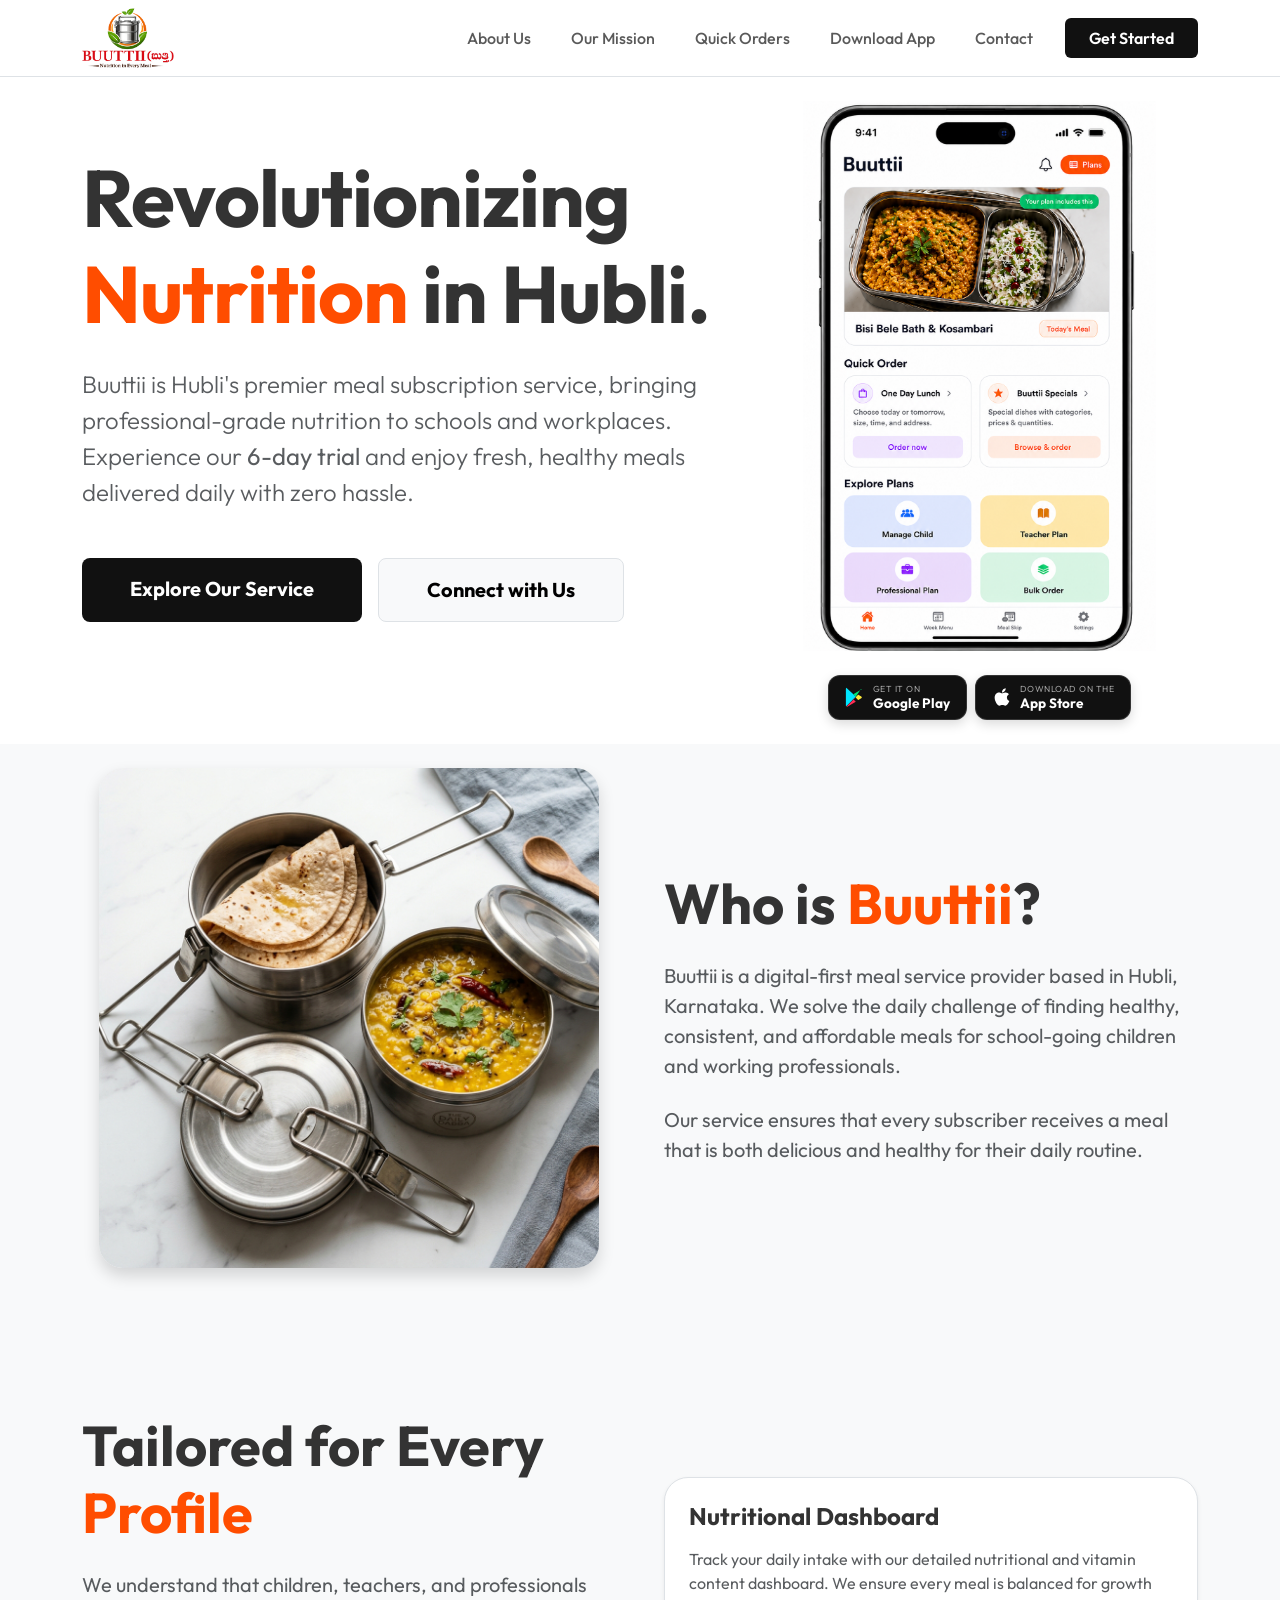
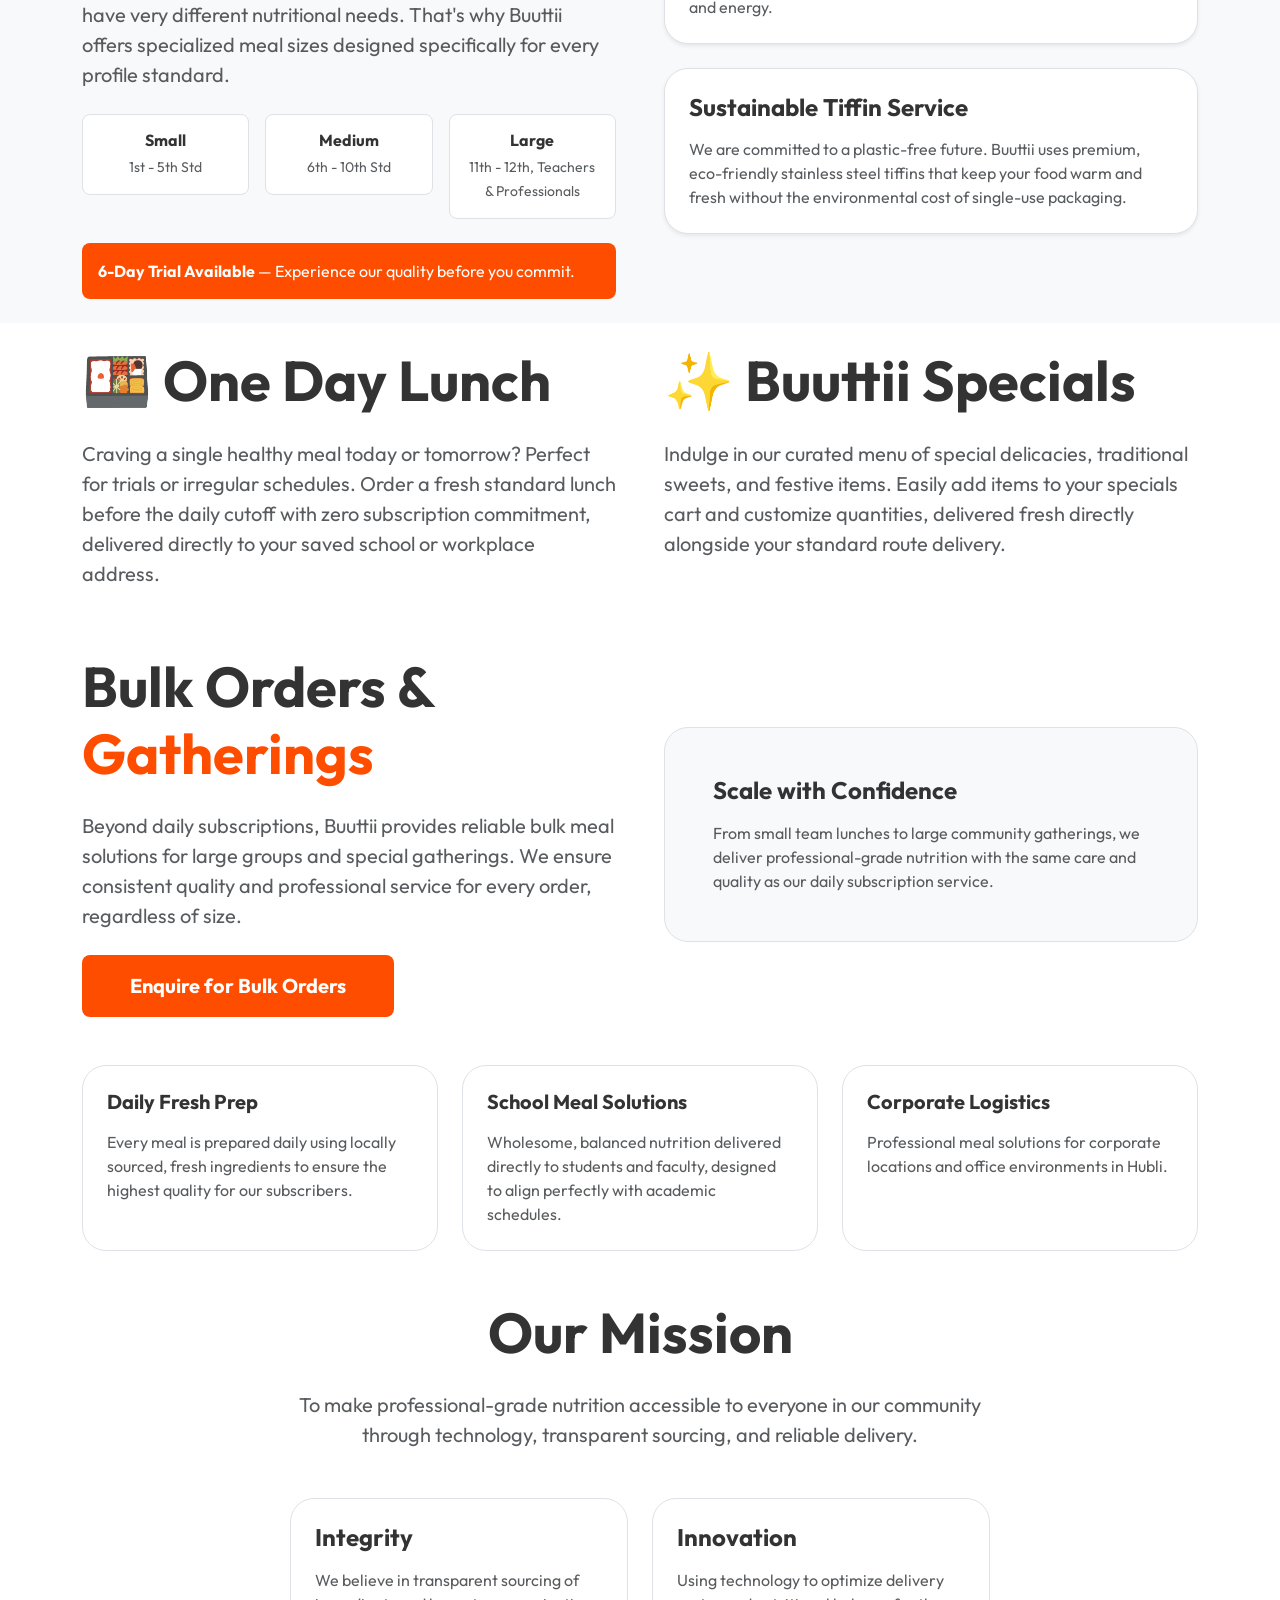
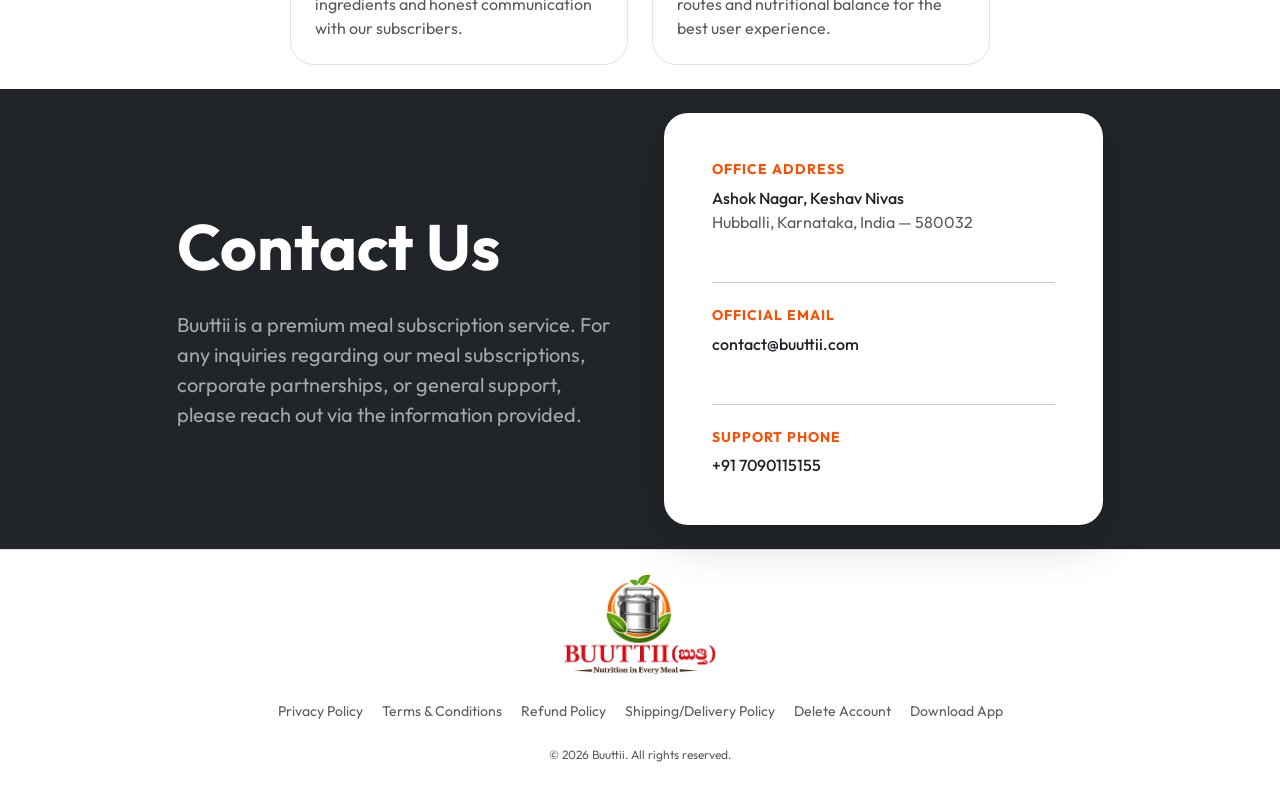
<file: index.html>
<!DOCTYPE html>
<html lang="en">

<head>
    <meta charset="UTF-8">
    <meta name="viewport" content="width=device-width, initial-scale=1.0">
    <title>Buuttii | Premium Meal Subscriptions</title>
    <!-- Bootstrap 5 CSS -->
    <link href="https://cdn.jsdelivr.net/npm/bootstrap@5.3.0/dist/css/bootstrap.min.css" rel="stylesheet">
    <!-- Google Fonts -->
    <link rel="preconnect" href="https://fonts.googleapis.com">
    <link rel="preconnect" href="https://fonts.gstatic.com" crossorigin>
    <link href="https://fonts.googleapis.com/css2?family=Outfit:wght@300;400;600;700&display=swap" rel="stylesheet">
    <link rel="stylesheet" href="style.css">
    <!-- Favicon -->
    <link rel="icon" type="image/png" href="image/logo.png">
</head>

<body>
    <!-- Navbar -->
    <nav class="navbar navbar-expand-lg navbar-light bg-white sticky-top border-bottom py-2">
        <div class="container">
            <a class="navbar-brand" href="index.html">
                <img src="image/logo.png" alt="Buuttii Logo" height="60">
            </a>
            <button class="navbar-toggler border-0" type="button" data-bs-toggle="collapse" data-bs-target="#navbarNav">
                <span class="navbar-toggler-icon"></span>
            </button>
            <div class="collapse navbar-collapse" id="navbarNav">
                <ul class="navbar-nav ms-auto align-items-center gap-lg-4">
                    <li class="nav-item"><a class="nav-link fw-medium" href="#about">About Us</a></li>
                    <li class="nav-item"><a class="nav-link fw-medium" href="#mission">Our Mission</a></li>
                    <li class="nav-item"><a class="nav-link fw-medium" href="#quick-orders">Quick Orders</a></li>
                    <li class="nav-item"><a class="nav-link fw-medium" href="#hero">Download App</a></li>
                    <li class="nav-item"><a class="nav-link fw-medium" href="#contact">Contact</a></li>
                    <li class="nav-item">
                        <a class="btn btn-dark px-4 py-2 fw-semibold" href="#contact">Get Started</a>
                    </li>
                </ul>
            </div>
        </div>
    </nav>

    <!-- Hero Section -->
    <header id="hero" class="hero-section py-5 py-lg-10">
        <div class="container">
            <div class="row align-items-center g-5 text-center text-lg-start">
                <div class="col-lg-7">
                    <h1 class="display-1 fw-bold mb-4 ls-neg-1">Revolutionizing <span
                            class="text-orange">Nutrition</span> in Hubli.</h1>
                    <p class="lead text-muted mb-5 fs-4">
                        Buuttii is Hubli's premier meal subscription service, bringing professional-grade nutrition to
                        schools and workplaces. Experience our <strong>6-day trial</strong> and enjoy fresh, healthy
                        meals delivered daily with zero hassle.
                    </p>
                    <div class="d-flex flex-wrap gap-3 mb-5 justify-content-center justify-content-lg-start">
                        <a href="#about" class="btn btn-dark btn-lg px-5 py-3 fw-bold">Explore Our Service</a>
                        <a href="#contact" class="btn btn-light btn-lg px-5 py-3 fw-bold border">Connect with Us</a>
                    </div>
                </div>
                <div class="col-lg-5">
                    <div class="text-center">
                        <img src="image/app-mockup.png" alt="Buuttii Mobile App"
                            class="img-fluid app-mockup-img" style="max-height: 550px;">
                    </div>
                    <!-- App Download Links below App Image -->
                    <div class="mt-4 text-center">
                        <div class="d-flex flex-wrap justify-content-center gap-2">
                            <!-- Play Store Badge -->
                            <a href="https://play.google.com/store/apps/details?id=com.buuttii.app" target="_blank" class="app-badge-btn px-3 py-2">
                                <svg class="me-2" viewBox="0 0 512 512" width="20" height="20" xmlns="http://www.w3.org/2000/svg">
                                    <path fill="#00e5ff" d="M30 25.5c-4.4 4.5-7 11.6-7 20.3v420.3c0 8.7 2.6 15.8 7 20.3l3.5 3.5 242-242v-7.3L33.5 22L30 25.5z"/>
                                    <path fill="#ffeb3b" d="M336.5 332.1l-64-64v-7.3l64-64 3.5 2 75.6 43c21.6 12.3 21.6 32.3 0 44.6l-75.1 45.7z"/>
                                    <path fill="#ff2d55" d="M276 264.4l-242.5 242.5c7.2 2.3 16 1 25.1-4.2l217.4-124.3-64-64z"/>
                                    <path fill="#00e676" d="M276 247.6l-64-64 217.4-124.3c-9.1-5.2-17.9-6.5-25.1-4.2L276 247.6z"/>
                                </svg>
                                <div class="badge-text text-start">
                                    <small class="d-block text-uppercase text-muted-white" style="font-size: 0.55rem; letter-spacing: 0.5px;">Get it on</small>
                                    <span class="d-block fw-bold text-white" style="font-size: 0.85rem;">Google Play</span>
                                </div>
                            </a>
                            <!-- App Store Badge -->
                            <a href="https://apps.apple.com/us/app/buuttii/id6780753777" target="_blank" class="app-badge-btn px-3 py-2">
                                <svg class="me-2" viewBox="0 0 384 512" width="20" height="20" fill="#fff" xmlns="http://www.w3.org/2000/svg">
                                    <path d="M318.7 268.7c-.2-36.7 16.4-64.4 50-84.8-18.8-26.9-47.2-41.7-84.7-44.6-35.5-2.8-74.3 20.7-88.5 20.7-15 0-49.4-19.7-76.4-19.7C63.3 141.2 4 184.8 4 273.5q0 39.3 14.4 81.2c12.8 36.7 59 126.7 107.2 125.2 25.2-.6 43-17.9 75.8-17.9 31.8 0 48.3 17.9 76.4 17.9 48.6-.7 90.4-82.5 102.6-119.3-65.2-30.7-61.7-90-61.7-91.9zm-56.6-164.2c27.3-32.4 24.8-61.9 24-72.5-24.1 1.4-52 16.4-67.9 34.9-17.5 19.8-27.8 47.5-24.4 76.5 26.9 2.4 51.2-16 68.3-38.9z"/>
                                </svg>
                                <div class="badge-text text-start">
                                    <small class="d-block text-uppercase text-muted-white" style="font-size: 0.55rem; letter-spacing: 0.5px;">Download on the</small>
                                    <span class="d-block fw-bold text-white" style="font-size: 0.85rem;">App Store</span>
                                </div>
                            </a>
                        </div>
                    </div>
                </div>
            </div>
        </div>
    </header>

    <!-- About Section -->
    <section id="about" class="py-5 py-lg-10 bg-light">
        <div class="container">
            <!-- Who is Buuttii -->
            <div class="row align-items-center g-5 mb-5 pb-lg-4">
                <div class="col-lg-6 order-2 order-lg-1 text-center">
                    <img src="image/hero-tiffin.png" alt="Buuttii Fresh Tiffin Delivery" class="img-fluid rounded-4 shadow max-width-500 mx-auto d-block">
                </div>
                <div class="col-lg-6 order-1 order-lg-2">
                    <h2 class="display-4 fw-bold mb-4">Who is <span class="text-orange">Buuttii</span>?</h2>
                    <p class="text-muted fs-5 mb-4">
                        Buuttii is a digital-first meal service provider based in Hubli, Karnataka. We solve the daily
                        challenge of finding healthy, consistent, and affordable meals for school-going children and
                        working professionals.
                    </p>
                    <p class="text-muted fs-5 mb-0">
                        Our service ensures that every subscriber receives a meal that is both delicious and healthy for
                        their daily routine.
                    </p>
                </div>
            </div>

            <!-- Tailored Meals -->
            <div class="row align-items-center g-5 mt-5 pt-lg-4">
                <div class="col-lg-6">
                    <h2 class="display-4 fw-bold mb-4">Tailored for Every <span class="text-orange">Profile</span></h2>
                    <p class="text-muted fs-5 mb-4">
                        We understand that children, teachers, and professionals have very different nutritional needs. That's
                        why Buuttii offers specialized meal sizes designed specifically for every profile standard.
                    </p>
                    <div class="row g-3 mb-4">
                        <div class="col-sm-4">
                            <div class="p-3 bg-white border rounded-3 text-center">
                                <h6 class="fw-bold mb-1">Small</h6>
                                <small class="text-muted">1st - 5th Std</small>
                            </div>
                        </div>
                        <div class="col-sm-4">
                            <div class="p-3 bg-white border rounded-3 text-center">
                                <h6 class="fw-bold mb-1">Medium</h6>
                                <small class="text-muted">6th - 10th Std</small>
                            </div>
                        </div>
                        <div class="col-sm-4">
                            <div class="p-3 bg-white border rounded-3 text-center">
                                <h6 class="fw-bold mb-1">Large</h6>
                                <small class="text-muted">11th - 12th, Teachers & Professionals</small>
                            </div>
                        </div>
                    </div>
                    <div class="p-3 bg-orange text-white rounded-3">
                        <span class="fw-bold">6-Day Trial Available</span> — Experience our quality before you commit.
                    </div>
                </div>
                <div class="col-lg-6">
                    <div class="p-4 bg-white border rounded-4 shadow-sm mb-4">
                        <h4 class="fw-bold mb-3">Nutritional Dashboard</h4>
                        <p class="text-muted mb-0">Track your daily intake with our detailed nutritional and
                            vitamin content dashboard. We ensure every meal is balanced for growth and energy.</p>
                    </div>
                    <div class="p-4 bg-white border rounded-4 shadow-sm">
                        <h4 class="fw-bold mb-3">Sustainable Tiffin Service</h4>
                        <p class="text-muted mb-0">We are committed to a plastic-free future. Buuttii uses premium,
                            eco-friendly stainless steel tiffins that keep your food warm and fresh without the
                            environmental cost of single-use packaging.</p>
                    </div>
                </div>
            </div>
        </div>
    </section>

    <!-- Quick Orders Section -->
    <section id="quick-orders" class="py-5 bg-white">
        <div class="container">
            <div class="row g-5">
                <!-- One Day Lunch -->
                <div class="col-md-6">
                    <h2 class="display-4 fw-bold mb-4">🍱 One Day Lunch</h2>
                    <p class="text-muted fs-5">
                        Craving a single healthy meal today or tomorrow? Perfect for trials or irregular schedules. Order a fresh standard lunch before the daily cutoff with zero subscription commitment, delivered directly to your saved school or workplace address.
                    </p>
                </div>
                <!-- Buuttii Specials -->
                <div class="col-md-6">
                    <h2 class="display-4 fw-bold mb-4">✨ Buuttii Specials</h2>
                    <p class="text-muted fs-5">
                        Indulge in our curated menu of special delicacies, traditional sweets, and festive items. Easily add items to your specials cart and customize quantities, delivered fresh directly alongside your standard route delivery.
                    </p>
                </div>
            </div>
        </div>
    </section>

    <!-- Bulk Orders Section -->
    <section class="py-5 bg-white">
        <div class="container">
            <div class="row align-items-center g-5">
                <div class="col-lg-6">
                    <h2 class="display-4 fw-bold mb-4">Bulk Orders & <span class="text-orange">Gatherings</span></h2>
                    <p class="text-muted fs-5 mb-4">
                        Beyond daily subscriptions, Buuttii provides reliable bulk meal solutions for large groups and special gatherings. We ensure consistent quality and professional service for every order, regardless of size.
                    </p>
                    <a href="#contact" class="btn btn-orange btn-lg px-5 py-3 fw-bold rounded-3">Enquire for Bulk Orders</a>
                </div>
                <div class="col-lg-6">
                    <div class="p-4 p-lg-5 bg-light border rounded-4">
                        <h4 class="fw-bold mb-3">Scale with Confidence</h4>
                        <p class="text-muted mb-0">From small team lunches to large community gatherings, we deliver professional-grade nutrition with the same care and quality as our daily subscription service.</p>
                    </div>
                </div>
            </div>
        </div>
    </section>

    <!-- Features Section -->
    <section class="py-5 bg-white">
        <div class="container">
            <div class="row g-4">
                <div class="col-md-4">
                    <div class="p-4 border rounded-4 h-100">
                        <h5 class="fw-bold mb-3">Daily Fresh Prep</h5>
                        <p class="text-muted mb-0">Every meal is prepared daily using locally sourced, fresh ingredients
                            to ensure the highest quality for our subscribers.</p>
                    </div>
                </div>
                <div class="col-md-4">
                    <div class="p-4 border rounded-4 h-100">
                        <h5 class="fw-bold mb-3">School Meal Solutions</h5>
                        <p class="text-muted mb-0">Wholesome, balanced nutrition delivered directly to students and faculty, designed to align perfectly with academic schedules.</p>
                    </div>
                </div>
                <div class="col-md-4">
                    <div class="p-4 border rounded-4 h-100">
                        <h5 class="fw-bold mb-3">Corporate Logistics</h5>
                        <p class="text-muted mb-0">Professional meal solutions for corporate locations and office
                            environments in Hubli.</p>
                    </div>
                </div>
            </div>
        </div>
    </section>

    <!-- Mission Section -->
    <section id="mission" class="py-5 py-lg-10 bg-white">
        <div class="container text-center">
            <div class="max-width-700 mx-auto">
                <h2 class="display-4 fw-bold mb-4">Our Mission</h2>
                <p class="text-muted fs-5 mb-5">
                    To make professional-grade nutrition accessible to everyone in our community through technology,
                    transparent sourcing, and reliable delivery.
                </p>
                <div class="row g-4 text-start">
                    <div class="col-md-6">
                        <div class="p-4 border rounded-4">
                            <h4 class="fw-bold mb-3">Integrity</h4>
                            <p class="text-muted mb-0">We believe in transparent sourcing of ingredients and honest
                                communication with our subscribers.</p>
                        </div>
                    </div>
                    <div class="col-md-6">
                        <div class="p-4 border rounded-4">
                            <h4 class="fw-bold mb-3">Innovation</h4>
                            <p class="text-muted mb-0">Using technology to optimize delivery routes and nutritional
                                balance for the best user experience.</p>
                        </div>
                    </div>
                </div>
            </div>
        </div>
    </section>



    <!-- Contact Section (Refined for Meta Verification) -->
    <section id="contact" class="py-5 py-lg-10 bg-dark text-white">
        <div class="container text-center text-lg-start">
            <div class="row justify-content-center">
                <div class="col-lg-10">
                    <div class="row g-5 align-items-center">
                        <div class="col-lg-6">
                            <h2 class="display-3 fw-bold mb-4 text-white">Contact Us</h2>
                            <p class="text-muted-white mb-0 fs-5">Buuttii is a premium meal subscription service. For
                                any inquiries regarding our meal subscriptions, corporate partnerships, or general
                                support, please reach out via the information provided.</p>
                        </div>
                        <div class="col-lg-6">
                            <div class="card border-0 p-4 p-lg-5 rounded-4 bg-white text-dark shadow-lg">
                                <div class="mb-4">
                                    <h6 class="text-orange fw-bold text-uppercase ls-1 small mb-2">Office Address</h6>
                                    <p class="mb-0 fw-medium">Ashok Nagar, Keshav Nivas<br><span
                                            class="text-muted fw-normal">Hubballi, Karnataka, India &mdash; 580032</span></p>
                                </div>
                                <hr class="my-4">
                                <div class="mb-4">
                                    <h6 class="text-orange fw-bold text-uppercase ls-1 small mb-2">Official Email</h6>
                                    <p class="mb-0 fw-medium">contact@buuttii.com</p>
                                </div>
                                <hr class="my-4">
                                <div>
                                    <h6 class="text-orange fw-bold text-uppercase ls-1 small mb-2">Support Phone</h6>
                                    <p class="mb-0 fw-medium">+91 7090115155</p>
                                </div>
                            </div>
                        </div>
                    </div>
                </div>
            </div>
        </div>
    </section>

    <!-- Footer -->
    <footer class="py-5 bg-white border-top">
        <div class="container text-center">
            <div class="mb-4">
                <img src="image/logo.png" alt="Buuttii Logo" height="100">
            </div>
            <ul class="list-inline mb-4">
                <li class="list-inline-item mx-2"><a href="privacy.html" class="text-muted text-decoration-none small">Privacy Policy</a></li>
                <li class="list-inline-item mx-2"><a href="terms.html" class="text-muted text-decoration-none small">Terms & Conditions</a></li>
                <li class="list-inline-item mx-2"><a href="refund.html" class="text-muted text-decoration-none small">Refund Policy</a></li>
                <li class="list-inline-item mx-2"><a href="shipping.html" class="text-muted text-decoration-none small">Shipping/Delivery Policy</a></li>
                <li class="list-inline-item mx-2"><a href="delete-account.html" class="text-muted text-decoration-none small">Delete Account</a></li>
                <li class="list-inline-item mx-2"><a href="#hero" class="text-muted text-decoration-none small">Download App</a></li>
            </ul>
            <p class="text-muted smaller">&copy; 2026 Buuttii. All rights reserved.</p>
        </div>
    </footer>

    <!-- Bootstrap 5 JS -->
    <script src="https://cdn.jsdelivr.net/npm/bootstrap@5.3.0/dist/js/bootstrap.bundle.min.js"></script>
    <script src="script.js"></script>
</body>

</html>
</file>
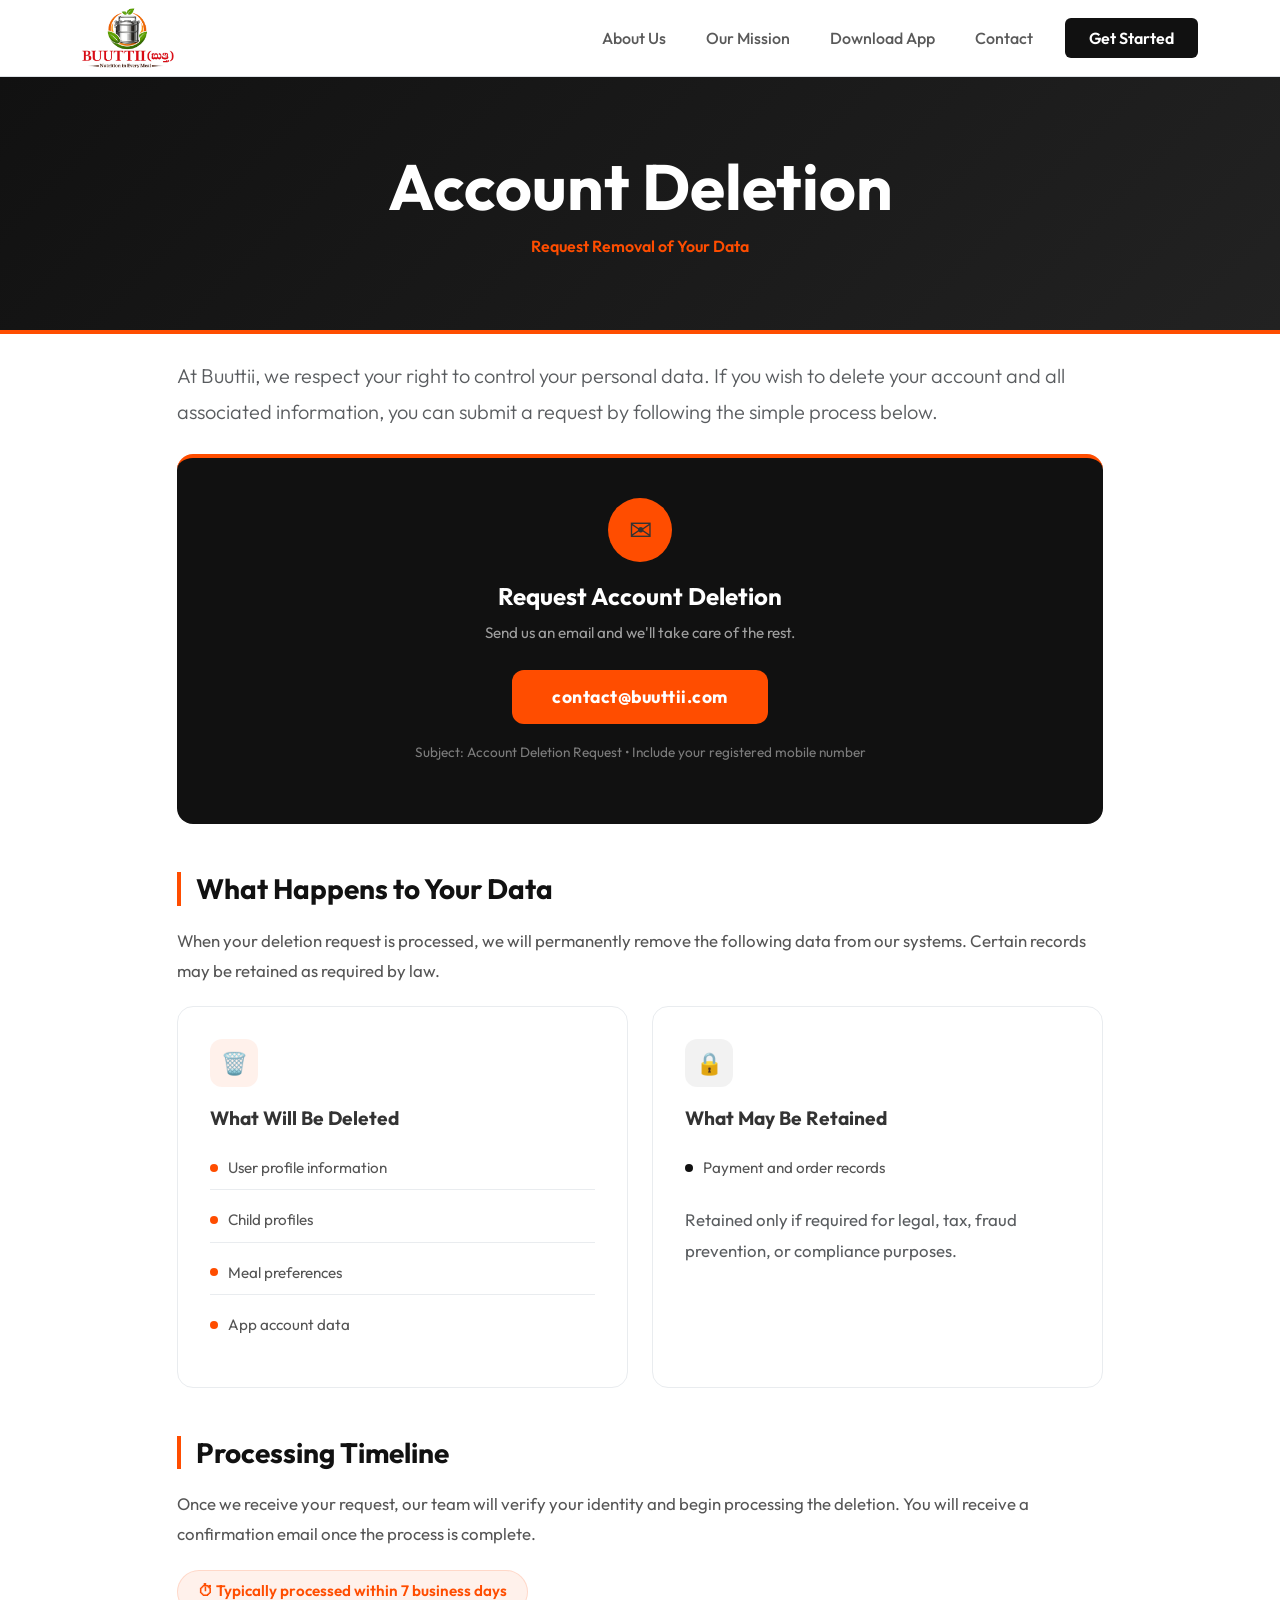
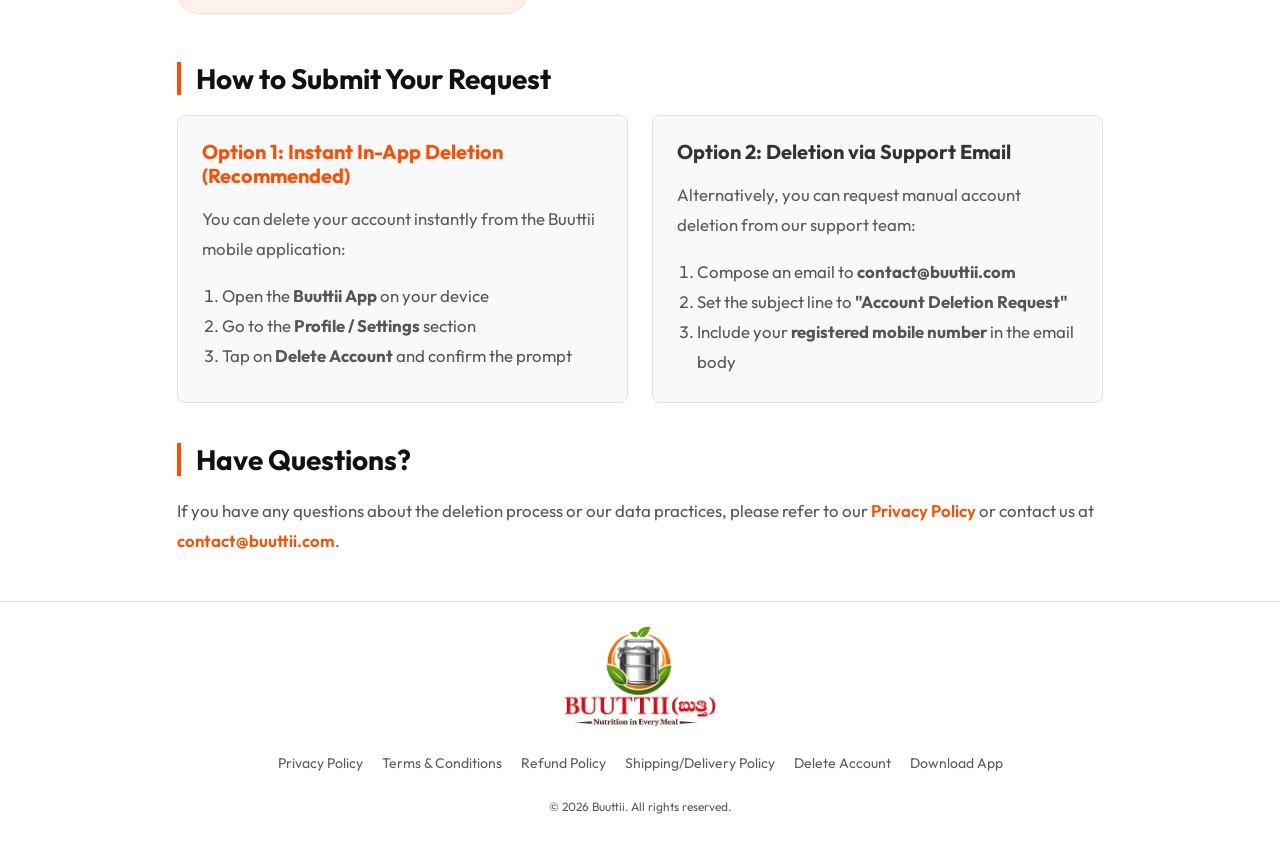
<file: delete-account.html>
<!DOCTYPE html>
<html lang="en">

<head>
    <meta charset="UTF-8">
    <meta name="viewport" content="width=device-width, initial-scale=1.0">
    <title>Delete Account | Buuttii</title>
    <meta name="description" content="Request deletion of your Buuttii account and associated personal data. Learn what data is deleted and what may be retained.">
    <!-- Bootstrap 5 CSS -->
    <link href="https://cdn.jsdelivr.net/npm/bootstrap@5.3.0/dist/css/bootstrap.min.css" rel="stylesheet">
    <!-- Google Fonts -->
    <link rel="preconnect" href="https://fonts.googleapis.com">
    <link rel="preconnect" href="https://fonts.gstatic.com" crossorigin>
    <link href="https://fonts.googleapis.com/css2?family=Outfit:wght@300;400;600;700&display=swap" rel="stylesheet">
    <link rel="stylesheet" href="style.css">
    <!-- Favicon -->
    <link rel="icon" type="image/png" href="image/logo.png">

    <style>
        /* Legal Page Custom CSS */
        .page-header-bg {
            background: linear-gradient(135deg, #111111 0%, #222222 100%);
            border-bottom: 4px solid var(--orange);
        }

        .delete-content h2 {
            font-weight: 700;
            color: var(--primary);
            border-left: 4px solid var(--orange);
            padding-left: 15px;
            margin-top: 2.5rem;
            margin-bottom: 1.25rem;
            font-size: 1.75rem;
        }

        .delete-content h2:first-of-type {
            margin-top: 0;
        }

        .delete-content p,
        .delete-content li {
            color: #555;
            line-height: 1.8;
            font-size: 1.05rem;
        }

        .delete-content p {
            margin-bottom: 1.25rem;
        }

        .delete-content ul {
            padding-left: 1.25rem;
            margin-bottom: 1.5rem;
        }

        .delete-content ul li {
            margin-bottom: 0.5rem;
            position: relative;
            padding-left: 0.5rem;
        }

        .delete-content ul li::marker {
            color: var(--orange);
        }

        /* Email CTA Panel */
        .email-cta-card {
            background: var(--primary);
            border-radius: 1rem;
            padding: 2.5rem;
            text-align: center;
            position: relative;
            overflow: hidden;
            border-top: 4px solid var(--orange);
        }

        .email-cta-card .email-icon {
            width: 64px;
            height: 64px;
            background: var(--orange);
            border-radius: 50%;
            display: flex;
            align-items: center;
            justify-content: center;
            margin: 0 auto 1.25rem;
            font-size: 1.75rem;
        }

        .email-cta-card h4 {
            color: #fff;
            font-weight: 700;
            margin-bottom: 0.5rem;
        }

        .email-cta-card .email-subtitle {
            color: rgba(255, 255, 255, 0.6);
            font-size: 0.95rem;
            margin-bottom: 1.5rem;
        }

        .email-cta-card .email-link {
            display: inline-block;
            background: var(--orange);
            color: #fff;
            font-weight: 700;
            font-size: 1.1rem;
            padding: 0.85rem 2.5rem;
            border-radius: 0.75rem;
            text-decoration: none;
            transition: background 0.25s ease;
            letter-spacing: 0.5px;
        }

        .email-cta-card .email-link:hover {
            background: #e64500;
        }

        .email-cta-card .email-subject-hint {
            color: rgba(255, 255, 255, 0.45);
            font-size: 0.85rem;
            margin-top: 1rem;
        }

        /* Info Panels */
        .info-card {
            background: #ffffff;
            border: 1px solid var(--border);
            border-radius: 1rem;
            padding: 2rem;
            height: 100%;
        }

        .info-card .card-icon {
            width: 48px;
            height: 48px;
            border-radius: 12px;
            display: flex;
            align-items: center;
            justify-content: center;
            font-size: 1.35rem;
            margin-bottom: 1.25rem;
        }

        .info-card .card-icon.deleted {
            background: rgba(255, 77, 0, 0.08);
            color: var(--orange);
        }

        .info-card .card-icon.retained {
            background: rgba(17, 17, 17, 0.05);
            color: var(--primary);
        }

        .info-card h5 {
            font-weight: 700;
            margin-bottom: 1rem;
            font-size: 1.2rem;
        }

        .info-card ul {
            list-style: none;
            padding: 0;
            margin: 0;
        }

        .info-card ul li {
            padding: 0.5rem 0;
            border-bottom: 1px solid var(--border);
            color: #555;
            font-size: 0.95rem;
            display: flex;
            align-items: center;
            gap: 0.6rem;
        }

        .info-card ul li:last-child {
            border-bottom: none;
        }

        .info-card ul li .item-dot {
            width: 8px;
            height: 8px;
            border-radius: 50%;
            flex-shrink: 0;
        }

        .info-card ul li .item-dot.deleted {
            background: var(--orange);
        }

        .info-card ul li .item-dot.retained {
            background: var(--primary);
        }

        /* Timeline Badge */
        .timeline-badge {
            display: inline-flex;
            align-items: center;
            gap: 0.5rem;
            background: rgba(255, 77, 0, 0.08);
            color: var(--orange);
            font-weight: 600;
            font-size: 0.95rem;
            padding: 0.6rem 1.25rem;
            border-radius: 2rem;
            border: 1px solid rgba(255, 77, 0, 0.15);
        }
    </style>
</head>

<body>
    <!-- Navbar -->
    <nav class="navbar navbar-expand-lg navbar-light bg-white sticky-top border-bottom py-2">
        <div class="container">
            <a class="navbar-brand" href="index.html">
                <img src="image/logo.png" alt="Buuttii Logo" height="60">
            </a>
            <button class="navbar-toggler border-0" type="button" data-bs-toggle="collapse" data-bs-target="#navbarNav">
                <span class="navbar-toggler-icon"></span>
            </button>
            <div class="collapse navbar-collapse" id="navbarNav">
                <ul class="navbar-nav ms-auto align-items-center gap-lg-4">
                    <li class="nav-item"><a class="nav-link fw-medium" href="index.html#about">About Us</a></li>
                    <li class="nav-item"><a class="nav-link fw-medium" href="index.html#mission">Our Mission</a></li>
                    <li class="nav-item"><a class="nav-link fw-medium" href="index.html#hero">Download App</a></li>
                    <li class="nav-item"><a class="nav-link fw-medium" href="index.html#contact">Contact</a></li>
                    <li class="nav-item">
                        <a class="btn btn-dark px-4 py-2 fw-semibold" href="index.html#contact">Get Started</a>
                    </li>
                </ul>
            </div>
        </div>
    </nav>

    <!-- Header Section -->
    <header class="page-header-bg py-5 text-center text-white position-relative overflow-hidden">
        <div class="container position-relative z-1 py-4 py-lg-5">
            <h1 class="display-3 fw-bold mb-2">Account Deletion</h1>
            <p class="text-orange fw-semibold mb-0">Request Removal of Your Data</p>
        </div>
    </header>

    <main class="py-5 bg-white">
        <div class="container">
            <div class="row justify-content-center">
                <div class="col-lg-10">
                    <div class="delete-content">

                        <!-- Intro -->
                        <p class="lead text-muted fs-5 mb-4">
                            At Buuttii, we respect your right to control your personal data. If you wish to delete your account and all associated information, you can submit a request by following the simple process below.
                        </p>

                        <!-- Email CTA -->
                        <div class="email-cta-card mb-5" id="request-deletion">
                            <div class="email-icon">✉</div>
                            <h4>Request Account Deletion</h4>
                            <p class="email-subtitle">Send us an email and we'll take care of the rest.</p>
                            <a href="mailto:contact@buuttii.com?subject=Account%20Deletion%20Request" class="email-link" id="email-cta-link">
                                contact@buuttii.com
                            </a>
                            <p class="email-subject-hint">Subject: Account Deletion Request &bull; Include your registered mobile number</p>
                        </div>

                        <!-- Data Cards -->
                        <h2 id="data-handling">What Happens to Your Data</h2>
                        <p>When your deletion request is processed, we will permanently remove the following data from our systems. Certain records may be retained as required by law.</p>

                        <div class="row g-4 mb-5">
                            <div class="col-md-6">
                                <div class="info-card" id="card-deleted">
                                    <div class="card-icon deleted">🗑️</div>
                                    <h5>What Will Be Deleted</h5>
                                    <ul>
                                        <li>
                                            <span class="item-dot deleted"></span>
                                            User profile information
                                        </li>
                                        <li>
                                            <span class="item-dot deleted"></span>
                                            Child profiles
                                        </li>
                                        <li>
                                            <span class="item-dot deleted"></span>
                                            Meal preferences
                                        </li>
                                        <li>
                                            <span class="item-dot deleted"></span>
                                            App account data
                                        </li>
                                    </ul>
                                </div>
                            </div>
                            <div class="col-md-6">
                                <div class="info-card" id="card-retained">
                                    <div class="card-icon retained">🔒</div>
                                    <h5>What May Be Retained</h5>
                                    <ul>
                                        <li>
                                            <span class="item-dot retained"></span>
                                            Payment and order records
                                        </li>
                                    </ul>
                                    <p class="text-muted small mt-3 mb-0">
                                        Retained only if required for legal, tax, fraud prevention, or compliance purposes.
                                    </p>
                                </div>
                            </div>
                        </div>

                        <!-- Processing Time -->
                        <h2 id="processing">Processing Timeline</h2>
                        <p>
                            Once we receive your request, our team will verify your identity and begin processing the deletion. You will receive a confirmation email once the process is complete.
                        </p>
                        <div class="mb-5">
                            <span class="timeline-badge">
                                ⏱ Typically processed within 7 business days
                            </span>
                        </div>

                        <!-- How to Request -->
                        <h2 id="how-to">How to Submit Your Request</h2>
                        <div class="row g-4 mb-4">
                            <div class="col-md-6">
                                <div class="p-4 bg-light border rounded-3 h-100">
                                    <h5 class="fw-bold mb-3 text-orange">Option 1: Instant In-App Deletion (Recommended)</h5>
                                    <p class="mb-3 text-muted">You can delete your account instantly from the Buuttii mobile application:</p>
                                    <ol style="color: #555; line-height: 1.8; font-size: 0.95rem; padding-left: 1.25rem; margin-bottom: 0;">
                                        <li>Open the <strong>Buuttii App</strong> on your device</li>
                                        <li>Go to the <strong>Profile / Settings</strong> section</li>
                                        <li>Tap on <strong>Delete Account</strong> and confirm the prompt</li>
                                    </ol>
                                </div>
                            </div>
                            <div class="col-md-6">
                                <div class="p-4 bg-light border rounded-3 h-100">
                                    <h5 class="fw-bold mb-3">Option 2: Deletion via Support Email</h5>
                                    <p class="mb-3 text-muted">Alternatively, you can request manual account deletion from our support team:</p>
                                    <ol style="color: #555; line-height: 1.8; font-size: 0.95rem; padding-left: 1.25rem; margin-bottom: 0;">
                                        <li>Compose an email to <strong>contact@buuttii.com</strong></li>
                                        <li>Set the subject line to <strong>"Account Deletion Request"</strong></li>
                                        <li>Include your <strong>registered mobile number</strong> in the email body</li>
                                    </ol>
                                </div>
                            </div>
                        </div>

                        <!-- Questions -->
                        <h2 id="questions">Have Questions?</h2>
                        <p>
                            If you have any questions about the deletion process or our data practices, please refer to our
                            <a href="privacy.html" class="text-orange fw-semibold text-decoration-none">Privacy Policy</a>
                            or contact us at
                            <a href="mailto:contact@buuttii.com" class="text-orange fw-semibold text-decoration-none">contact@buuttii.com</a>.
                        </p>

                    </div>
                </div>
            </div>
        </div>
    </main>

    <!-- Footer -->
    <footer class="py-5 bg-white border-top">
        <div class="container text-center">
            <div class="mb-4">
                <img src="image/logo.png" alt="Buuttii Logo" height="100">
            </div>
            <ul class="list-inline mb-4">
                <li class="list-inline-item mx-2"><a href="privacy.html" class="text-muted text-decoration-none small">Privacy Policy</a></li>
                <li class="list-inline-item mx-2"><a href="terms.html" class="text-muted text-decoration-none small">Terms & Conditions</a></li>
                <li class="list-inline-item mx-2"><a href="refund.html" class="text-muted text-decoration-none small">Refund Policy</a></li>
                <li class="list-inline-item mx-2"><a href="shipping.html" class="text-muted text-decoration-none small">Shipping/Delivery Policy</a></li>
                <li class="list-inline-item mx-2"><a href="delete-account.html" class="text-muted text-decoration-none small">Delete Account</a></li>
                <li class="list-inline-item mx-2"><a href="index.html#hero" class="text-muted text-decoration-none small">Download App</a></li>
            </ul>
            <p class="text-muted smaller">&copy; 2026 Buuttii. All rights reserved.</p>
        </div>
    </footer>

    <!-- Bootstrap 5 JS -->
    <script src="https://cdn.jsdelivr.net/npm/bootstrap@5.3.0/dist/js/bootstrap.bundle.min.js"></script>
</body>

</html>
</file>
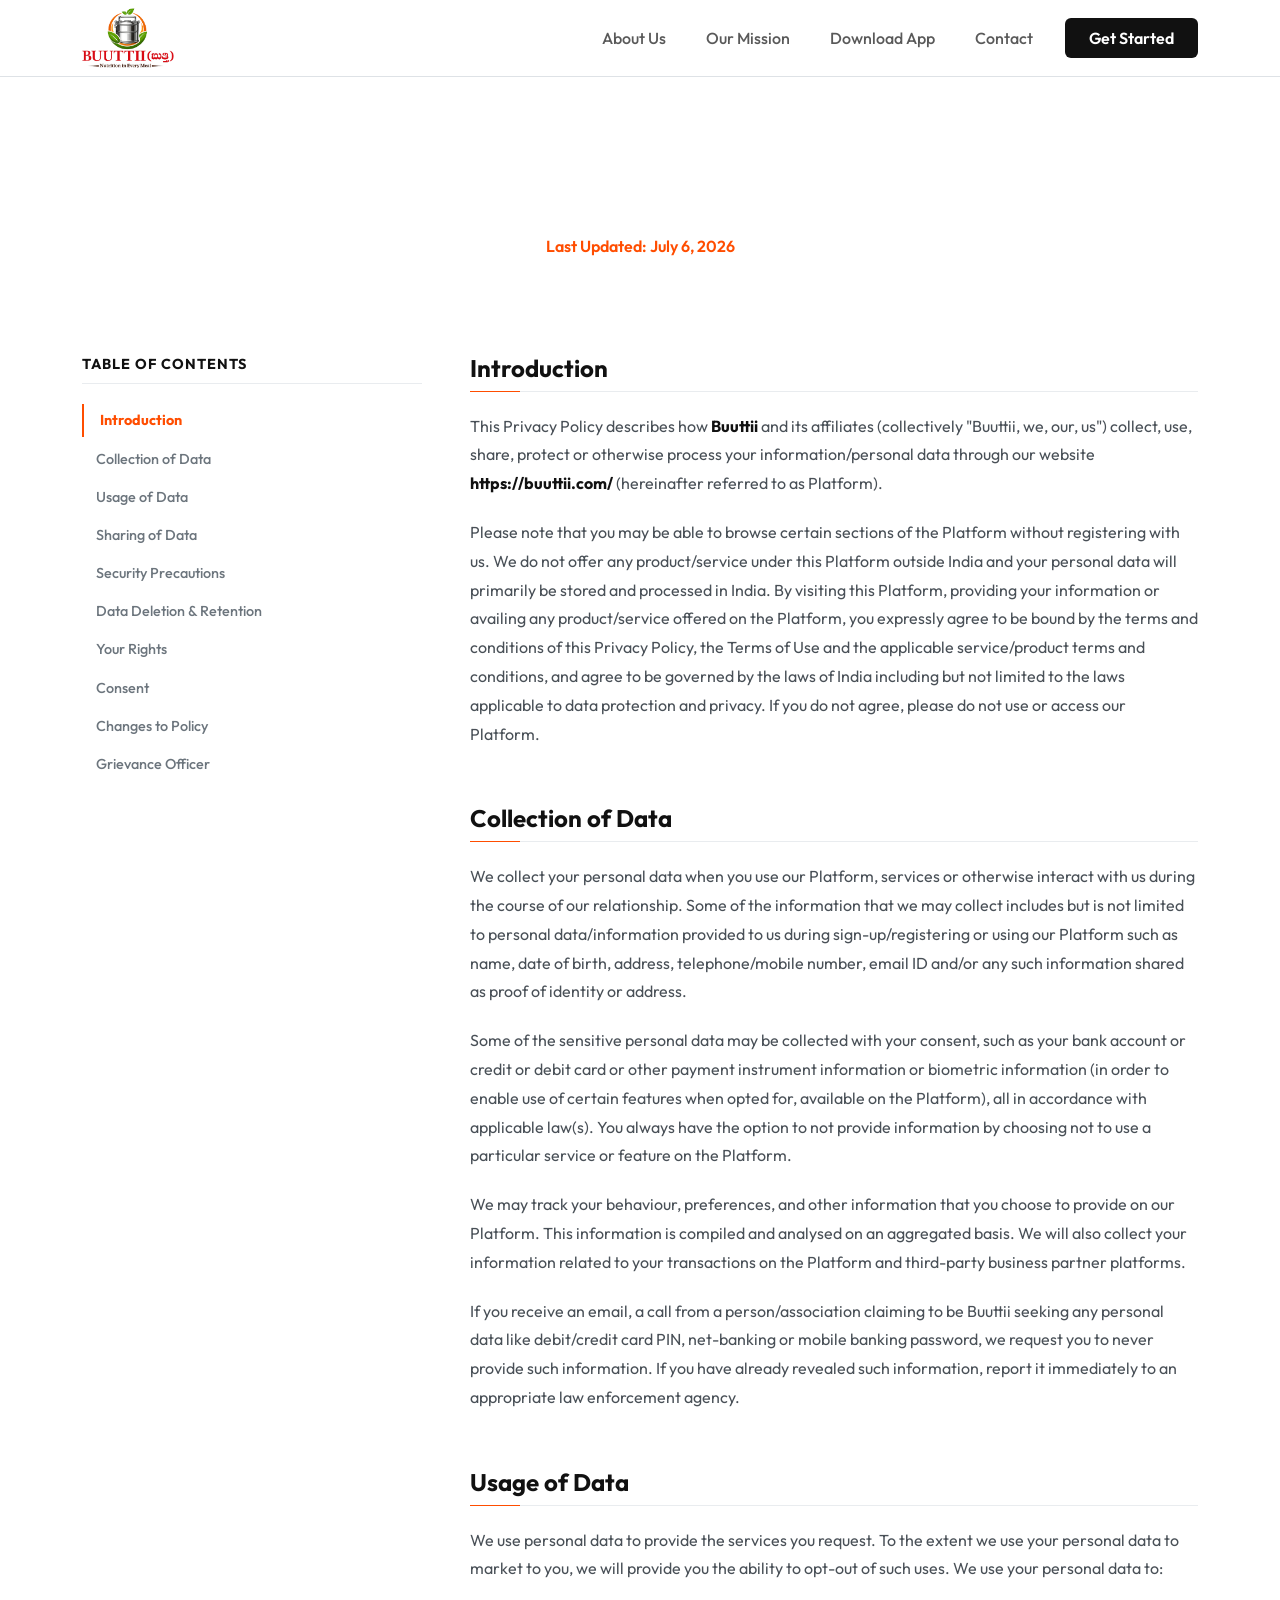
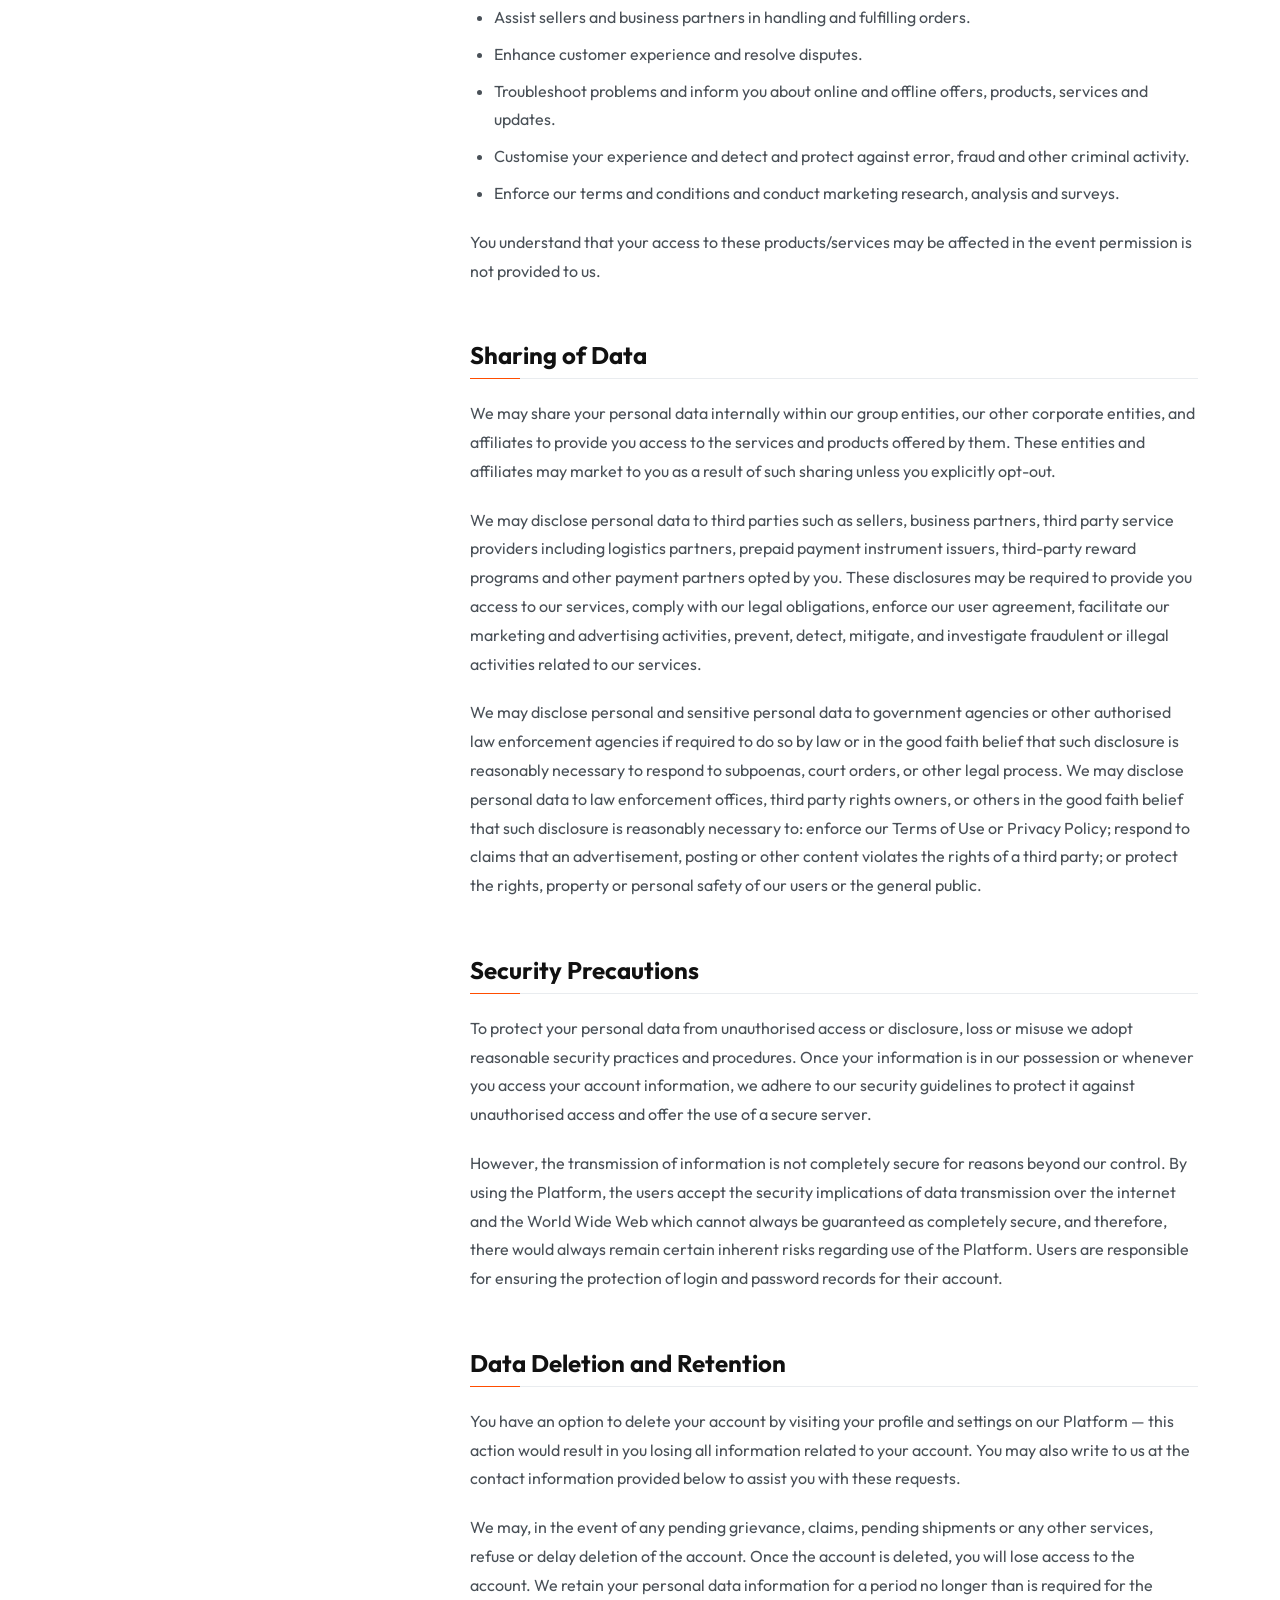
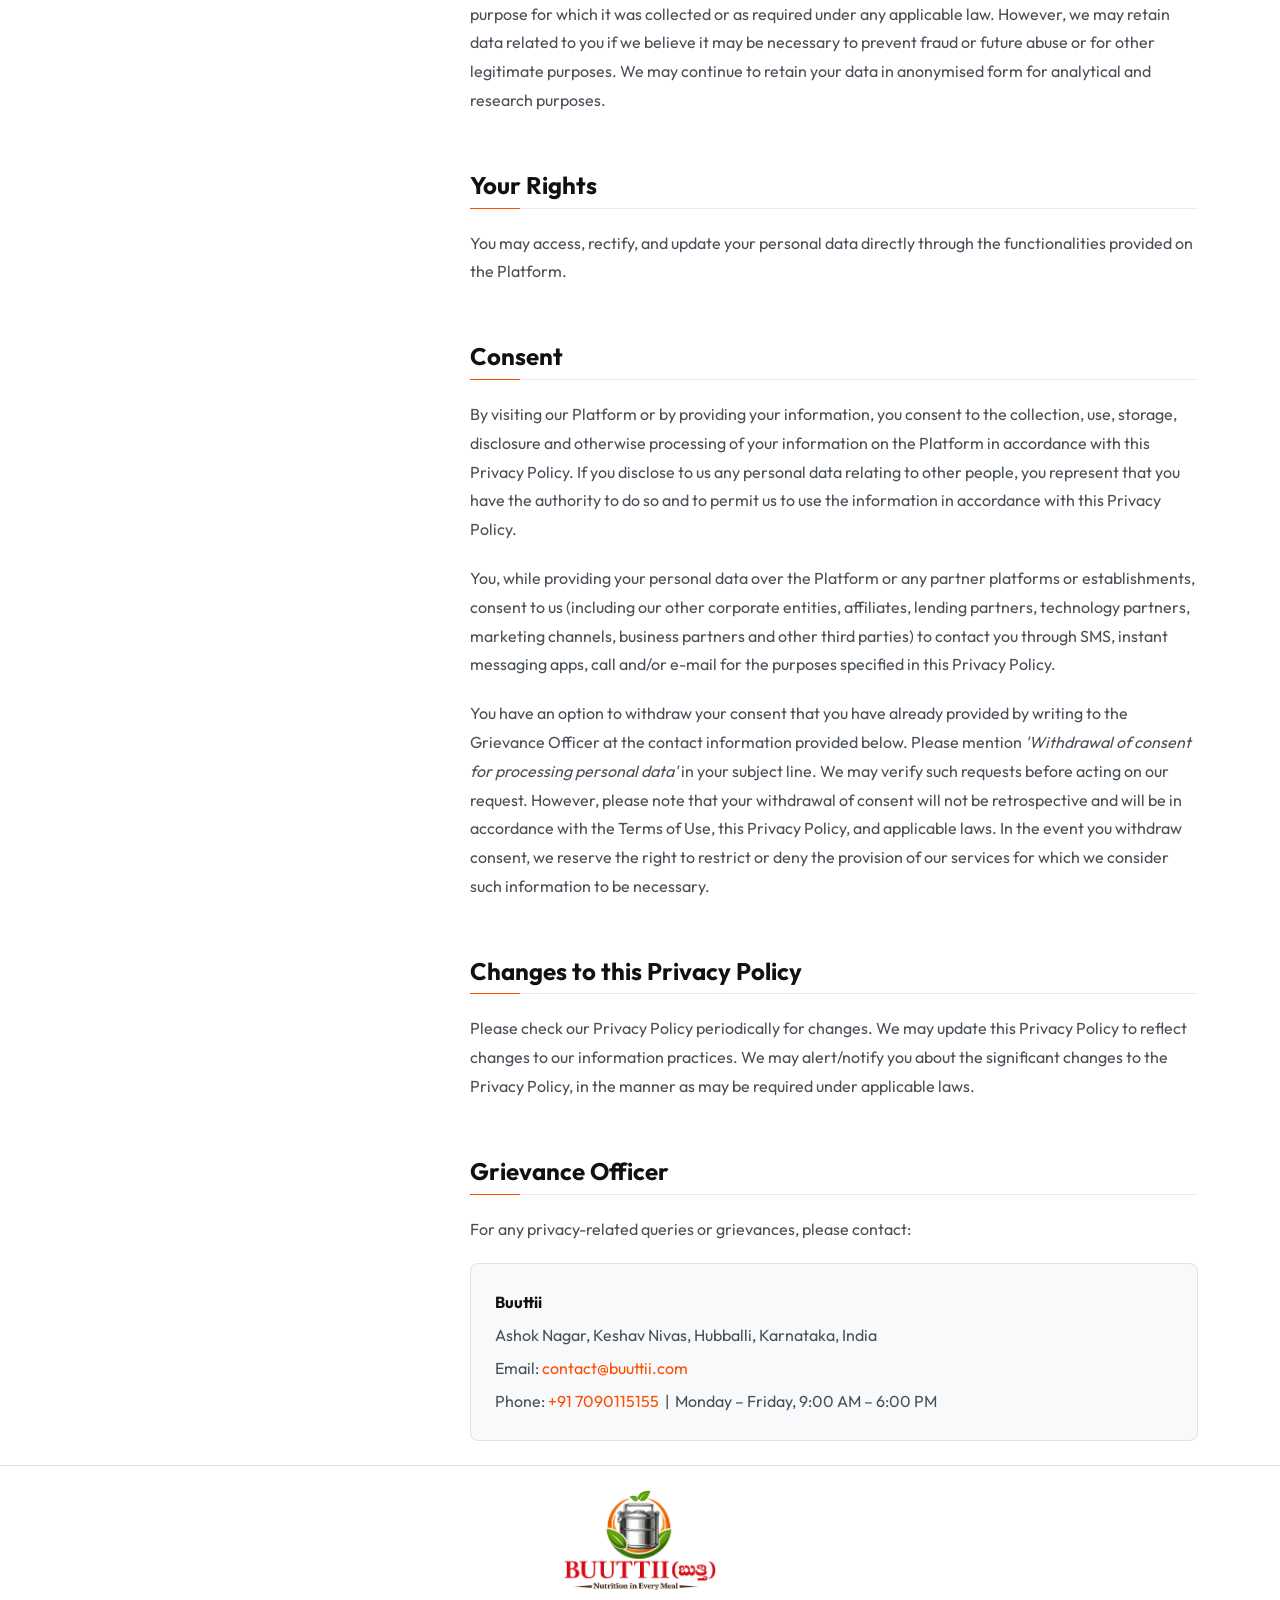
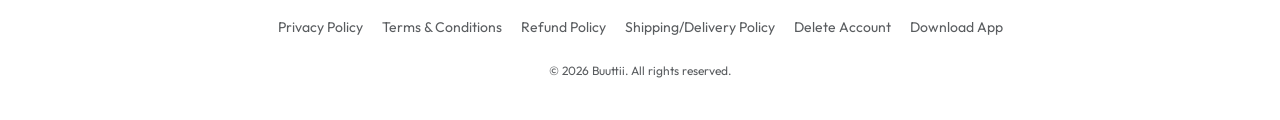
<file: privacy.html>
<!DOCTYPE html>
<html lang="en">

<head>
    <meta charset="UTF-8">
    <meta name="viewport" content="width=device-width, initial-scale=1.0">
    <title>Privacy Policy | Buuttii</title>
    <!-- Bootstrap 5 CSS -->
    <link href="https://cdn.jsdelivr.net/npm/bootstrap@5.3.0/dist/css/bootstrap.min.css" rel="stylesheet">
    <!-- Google Fonts -->
    <link rel="preconnect" href="https://fonts.googleapis.com">
    <link rel="preconnect" href="https://fonts.gstatic.com" crossorigin>
    <link href="https://fonts.googleapis.com/css2?family=Outfit:wght@300;400;600;700&display=swap" rel="stylesheet">
    <link rel="stylesheet" href="style.css">
    <!-- Favicon -->
    <link rel="icon" type="image/png" href="image/logo.png">
    
</head>

<body>
    <!-- Navbar -->
    <nav class="navbar navbar-expand-lg navbar-light bg-white sticky-top border-bottom py-2">
        <div class="container">
            <a class="navbar-brand" href="index.html">
                <img src="image/logo.png" alt="Buuttii Logo" height="60">
            </a>
            <button class="navbar-toggler border-0" type="button" data-bs-toggle="collapse" data-bs-target="#navbarNav">
                <span class="navbar-toggler-icon"></span>
            </button>
            <div class="collapse navbar-collapse" id="navbarNav">
                <ul class="navbar-nav ms-auto align-items-center gap-lg-4">
                    <li class="nav-item"><a class="nav-link fw-medium" href="index.html#about">About Us</a></li>
                    <li class="nav-item"><a class="nav-link fw-medium" href="index.html#mission">Our Mission</a></li>
                    <li class="nav-item"><a class="nav-link fw-medium" href="index.html#hero">Download App</a></li>
                    <li class="nav-item"><a class="nav-link fw-medium" href="index.html#contact">Contact</a></li>
                    <li class="nav-item">
                        <a class="btn btn-dark px-4 py-2 fw-semibold" href="index.html#contact">Get Started</a>
                    </li>
                </ul>
            </div>
        </div>
    </nav>

    <!-- Header Section -->
    <header class="page-header-bg py-5 text-center text-white position-relative overflow-hidden">
        <div class="container position-relative z-1 py-4 py-lg-5">
            <h1 class="display-3 fw-bold mb-2">Privacy Policy</h1>
            <p class="text-orange fw-semibold mb-0">Last Updated: July 6, 2026</p>
        </div>
    </header>

    <!-- Content Section -->
    <main class="legal-main py-5 bg-white">
        <div class="container">
            <div class="row g-5">
                <!-- Sidebar TOC -->
                <aside class="col-lg-4">
                    <div class="toc-card">
                        <div class="toc-title">Table of Contents</div>
                        <nav id="toc">
                            <a href="#intro" class="toc-link">Introduction</a>
                            <a href="#collection" class="toc-link">Collection of Data</a>
                            <a href="#usage" class="toc-link">Usage of Data</a>
                            <a href="#sharing" class="toc-link">Sharing of Data</a>
                            <a href="#security" class="toc-link">Security Precautions</a>
                            <a href="#retention" class="toc-link">Data Deletion &amp; Retention</a>
                            <a href="#rights" class="toc-link">Your Rights</a>
                            <a href="#consent" class="toc-link">Consent</a>
                            <a href="#changes" class="toc-link">Changes to Policy</a>
                            <a href="#grievance" class="toc-link">Grievance Officer</a>
                        </nav>
                    </div>
                </aside>

                <!-- Legal Text -->
                <article class="col-lg-8">
                    <div class="legal-document-wrapper legal-document">

                        <!-- Intro -->
                        <div class="legal-section" id="intro">
                            <h2>Introduction</h2>
                            <p>
                                This Privacy Policy describes how <strong>Buuttii</strong> and its affiliates (collectively "Buuttii, we, our, us") collect, use, share, protect or otherwise process your information/personal data through our website <strong>https://buuttii.com/</strong> (hereinafter referred to as Platform).
                            </p>
                            <p>
                                Please note that you may be able to browse certain sections of the Platform without registering with us. We do not offer any product/service under this Platform outside India and your personal data will primarily be stored and processed in India. By visiting this Platform, providing your information or availing any product/service offered on the Platform, you expressly agree to be bound by the terms and conditions of this Privacy Policy, the Terms of Use and the applicable service/product terms and conditions, and agree to be governed by the laws of India including but not limited to the laws applicable to data protection and privacy. If you do not agree, please do not use or access our Platform.
                            </p>
                        </div>

                        <!-- Collection -->
                        <div class="legal-section" id="collection">
                            <h2>Collection of Data</h2>
                            <p>
                                We collect your personal data when you use our Platform, services or otherwise interact with us during the course of our relationship. Some of the information that we may collect includes but is not limited to personal data/information provided to us during sign-up/registering or using our Platform such as name, date of birth, address, telephone/mobile number, email ID and/or any such information shared as proof of identity or address.
                            </p>
                            <p>
                                Some of the sensitive personal data may be collected with your consent, such as your bank account or credit or debit card or other payment instrument information or biometric information (in order to enable use of certain features when opted for, available on the Platform), all in accordance with applicable law(s). You always have the option to not provide information by choosing not to use a particular service or feature on the Platform.
                            </p>
                            <p>
                                We may track your behaviour, preferences, and other information that you choose to provide on our Platform. This information is compiled and analysed on an aggregated basis. We will also collect your information related to your transactions on the Platform and third-party business partner platforms.
                            </p>
                            <p>
                                If you receive an email, a call from a person/association claiming to be Buuttii seeking any personal data like debit/credit card PIN, net-banking or mobile banking password, we request you to never provide such information. If you have already revealed such information, report it immediately to an appropriate law enforcement agency.
                            </p>
                        </div>

                        <!-- Usage -->
                        <div class="legal-section" id="usage">
                            <h2>Usage of Data</h2>
                            <p>
                                We use personal data to provide the services you request. To the extent we use your personal data to market to you, we will provide you the ability to opt-out of such uses. We use your personal data to:
                            </p>
                            <ul>
                                <li class="mb-2">Assist sellers and business partners in handling and fulfilling orders.</li>
                                <li class="mb-2">Enhance customer experience and resolve disputes.</li>
                                <li class="mb-2">Troubleshoot problems and inform you about online and offline offers, products, services and updates.</li>
                                <li class="mb-2">Customise your experience and detect and protect against error, fraud and other criminal activity.</li>
                                <li class="mb-2">Enforce our terms and conditions and conduct marketing research, analysis and surveys.</li>
                            </ul>
                            <p>You understand that your access to these products/services may be affected in the event permission is not provided to us.</p>
                        </div>

                        <!-- Sharing -->
                        <div class="legal-section" id="sharing">
                            <h2>Sharing of Data</h2>
                            <p>
                                We may share your personal data internally within our group entities, our other corporate entities, and affiliates to provide you access to the services and products offered by them. These entities and affiliates may market to you as a result of such sharing unless you explicitly opt-out.
                            </p>
                            <p>
                                We may disclose personal data to third parties such as sellers, business partners, third party service providers including logistics partners, prepaid payment instrument issuers, third-party reward programs and other payment partners opted by you. These disclosures may be required to provide you access to our services, comply with our legal obligations, enforce our user agreement, facilitate our marketing and advertising activities, prevent, detect, mitigate, and investigate fraudulent or illegal activities related to our services.
                            </p>
                            <p>
                                We may disclose personal and sensitive personal data to government agencies or other authorised law enforcement agencies if required to do so by law or in the good faith belief that such disclosure is reasonably necessary to respond to subpoenas, court orders, or other legal process. We may disclose personal data to law enforcement offices, third party rights owners, or others in the good faith belief that such disclosure is reasonably necessary to: enforce our Terms of Use or Privacy Policy; respond to claims that an advertisement, posting or other content violates the rights of a third party; or protect the rights, property or personal safety of our users or the general public.
                            </p>
                        </div>

                        <!-- Security -->
                        <div class="legal-section" id="security">
                            <h2>Security Precautions</h2>
                            <p>
                                To protect your personal data from unauthorised access or disclosure, loss or misuse we adopt reasonable security practices and procedures. Once your information is in our possession or whenever you access your account information, we adhere to our security guidelines to protect it against unauthorised access and offer the use of a secure server.
                            </p>
                            <p>
                                However, the transmission of information is not completely secure for reasons beyond our control. By using the Platform, the users accept the security implications of data transmission over the internet and the World Wide Web which cannot always be guaranteed as completely secure, and therefore, there would always remain certain inherent risks regarding use of the Platform. Users are responsible for ensuring the protection of login and password records for their account.
                            </p>
                        </div>

                        <!-- Data Deletion & Retention -->
                        <div class="legal-section" id="retention">
                            <h2>Data Deletion and Retention</h2>
                            <p>
                                You have an option to delete your account by visiting your profile and settings on our Platform — this action would result in you losing all information related to your account. You may also write to us at the contact information provided below to assist you with these requests.
                            </p>
                            <p>
                                We may, in the event of any pending grievance, claims, pending shipments or any other services, refuse or delay deletion of the account. Once the account is deleted, you will lose access to the account. We retain your personal data information for a period no longer than is required for the purpose for which it was collected or as required under any applicable law. However, we may retain data related to you if we believe it may be necessary to prevent fraud or future abuse or for other legitimate purposes. We may continue to retain your data in anonymised form for analytical and research purposes.
                            </p>
                        </div>

                        <!-- Your Rights -->
                        <div class="legal-section" id="rights">
                            <h2>Your Rights</h2>
                            <p>
                                You may access, rectify, and update your personal data directly through the functionalities provided on the Platform.
                            </p>
                        </div>

                        <!-- Consent -->
                        <div class="legal-section" id="consent">
                            <h2>Consent</h2>
                            <p>
                                By visiting our Platform or by providing your information, you consent to the collection, use, storage, disclosure and otherwise processing of your information on the Platform in accordance with this Privacy Policy. If you disclose to us any personal data relating to other people, you represent that you have the authority to do so and to permit us to use the information in accordance with this Privacy Policy.
                            </p>
                            <p>
                                You, while providing your personal data over the Platform or any partner platforms or establishments, consent to us (including our other corporate entities, affiliates, lending partners, technology partners, marketing channels, business partners and other third parties) to contact you through SMS, instant messaging apps, call and/or e-mail for the purposes specified in this Privacy Policy.
                            </p>
                            <p>
                                You have an option to withdraw your consent that you have already provided by writing to the Grievance Officer at the contact information provided below. Please mention <em>'Withdrawal of consent for processing personal data'</em> in your subject line. We may verify such requests before acting on our request. However, please note that your withdrawal of consent will not be retrospective and will be in accordance with the Terms of Use, this Privacy Policy, and applicable laws. In the event you withdraw consent, we reserve the right to restrict or deny the provision of our services for which we consider such information to be necessary.
                            </p>
                        </div>

                        <!-- Changes to Policy -->
                        <div class="legal-section" id="changes">
                            <h2>Changes to this Privacy Policy</h2>
                            <p>
                                Please check our Privacy Policy periodically for changes. We may update this Privacy Policy to reflect changes to our information practices. We may alert/notify you about the significant changes to the Privacy Policy, in the manner as may be required under applicable laws.
                            </p>
                        </div>

                        <!-- Grievance Officer -->
                        <div class="legal-section" id="grievance">
                            <h2>Grievance Officer</h2>
                            <p>For any privacy-related queries or grievances, please contact:</p>
                            <div class="p-4 bg-light border rounded-3">
                                <p class="mb-1"><strong>Buuttii</strong></p>
                                <p class="mb-1">Ashok Nagar, Keshav Nivas, Hubballi, Karnataka, India</p>
                                <p class="mb-1">Email: <a href="mailto:contact@buuttii.com" class="text-orange text-decoration-none">contact@buuttii.com</a></p>
                                <p class="mb-0">Phone: <a href="tel:+917090115155" class="text-orange text-decoration-none">+91 7090115155</a> &nbsp;|&nbsp; Monday &ndash; Friday, 9:00 AM &ndash; 6:00 PM</p>
                            </div>
                        </div>

                    </div></div>
                </article>
            </div>
        </div>
    </main>

    <!-- Footer -->
    <footer class="py-5 bg-white border-top">
        <div class="container text-center">
            <div class="mb-4">
                <img src="image/logo.png" alt="Buuttii Logo" height="100">
            </div>
            <ul class="list-inline mb-4">
                <li class="list-inline-item mx-2"><a href="privacy.html" class="text-muted text-decoration-none small">Privacy Policy</a></li>
                <li class="list-inline-item mx-2"><a href="terms.html" class="text-muted text-decoration-none small">Terms & Conditions</a></li>
                <li class="list-inline-item mx-2"><a href="refund.html" class="text-muted text-decoration-none small">Refund Policy</a></li>
                <li class="list-inline-item mx-2"><a href="shipping.html" class="text-muted text-decoration-none small">Shipping/Delivery Policy</a></li>
                <li class="list-inline-item mx-2"><a href="delete-account.html" class="text-muted text-decoration-none small">Delete Account</a></li>
                <li class="list-inline-item mx-2"><a href="index.html#hero" class="text-muted text-decoration-none small">Download App</a></li>
            </ul>
            <p class="text-muted smaller">&copy; 2026 Buuttii. All rights reserved.</p>
        </div>
    </footer>

    <!-- Bootstrap 5 JS -->
    <script src="https://cdn.jsdelivr.net/npm/bootstrap@5.3.0/dist/js/bootstrap.bundle.min.js"></script>
    
    <!-- Smooth highlighting Scrollspy JS -->
    <script>
        document.addEventListener('DOMContentLoaded', () => {
            const sections = document.querySelectorAll('.legal-section[id]');
            const navLinks = document.querySelectorAll('.toc-link');

            function changeActiveLink() {
                let index = sections.length;

                while(--index && window.scrollY + 120 < sections[index].offsetTop) {}
                
                navLinks.forEach((link) => link.classList.remove('active'));
                
                if (window.scrollY + window.innerHeight >= document.body.offsetHeight - 50) {
                    // Force active class to last link if at the bottom of the page
                    navLinks[navLinks.length - 1].classList.add('active');
                } else if (index >= 0) {
                    navLinks[index].classList.add('active');
                }
            }

            changeActiveLink();
            window.addEventListener('scroll', changeActiveLink);
        });
    </script>
</body>

</html>
</file>
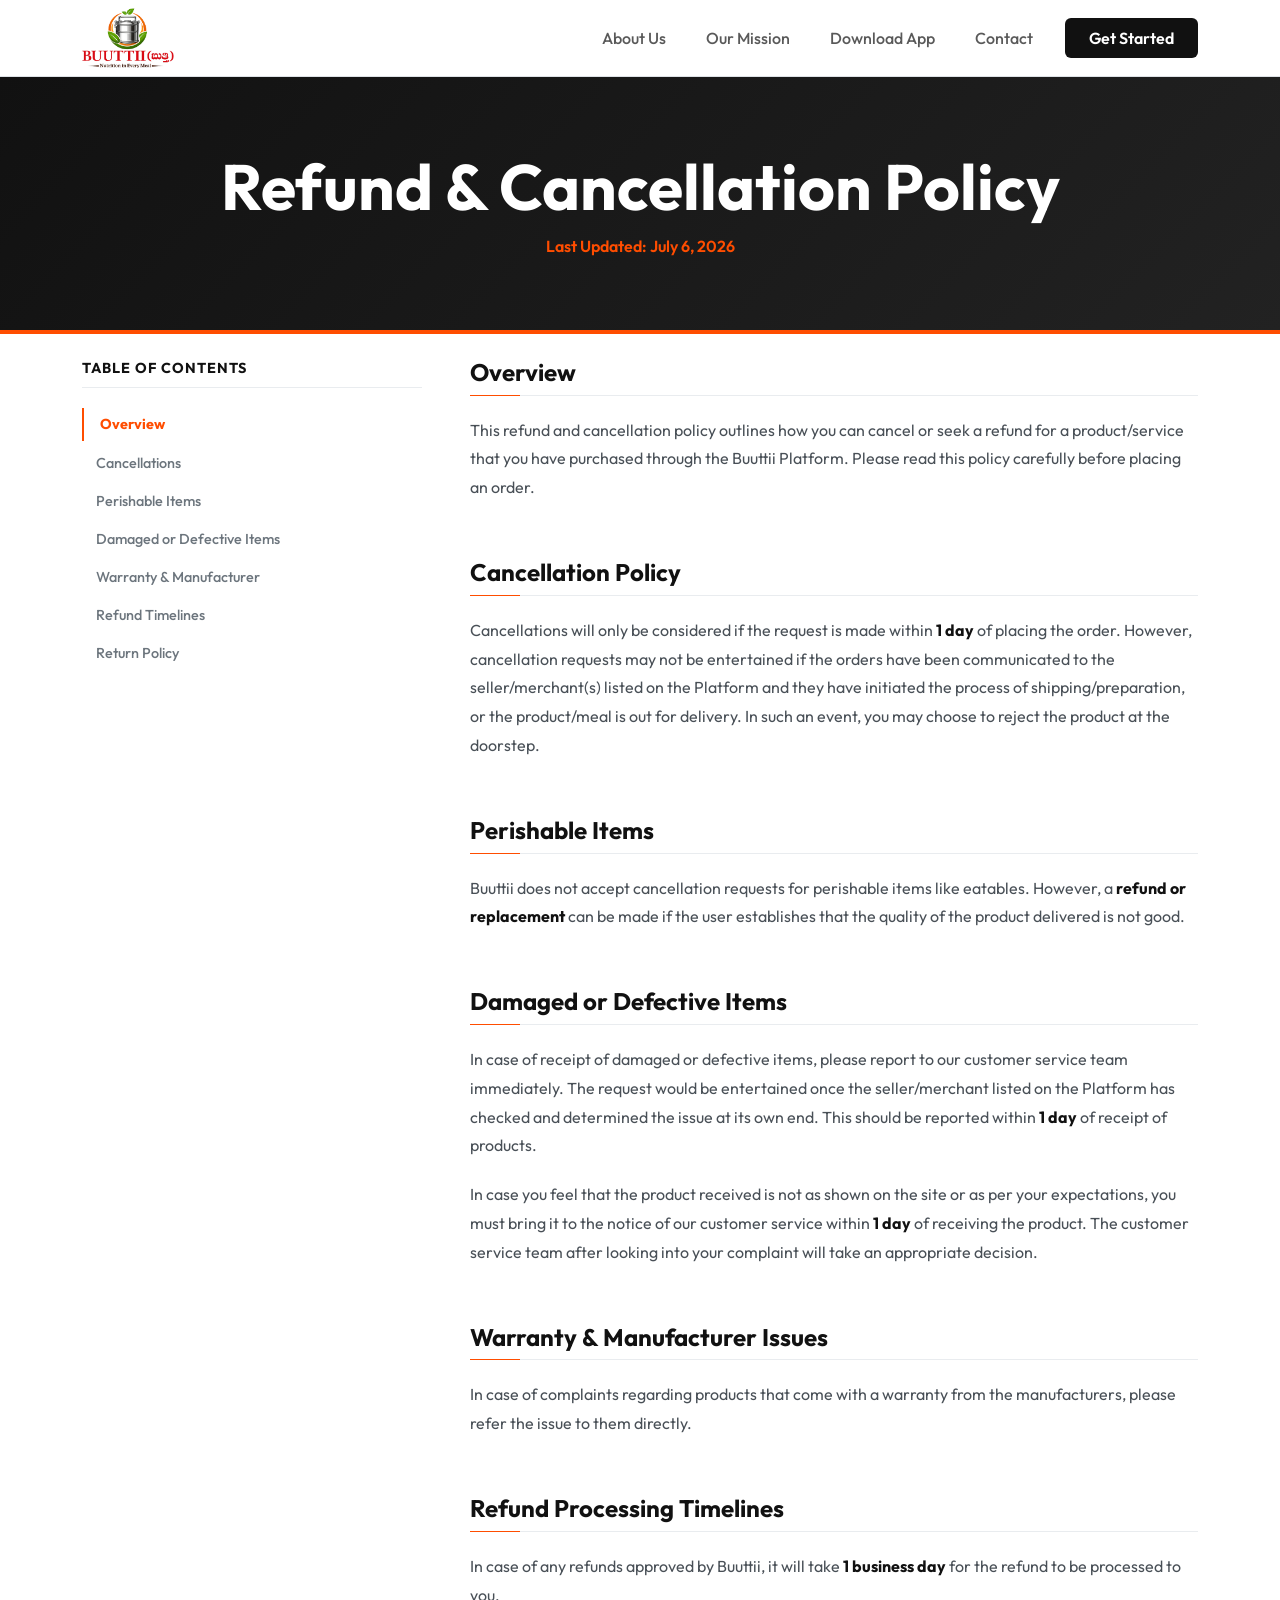
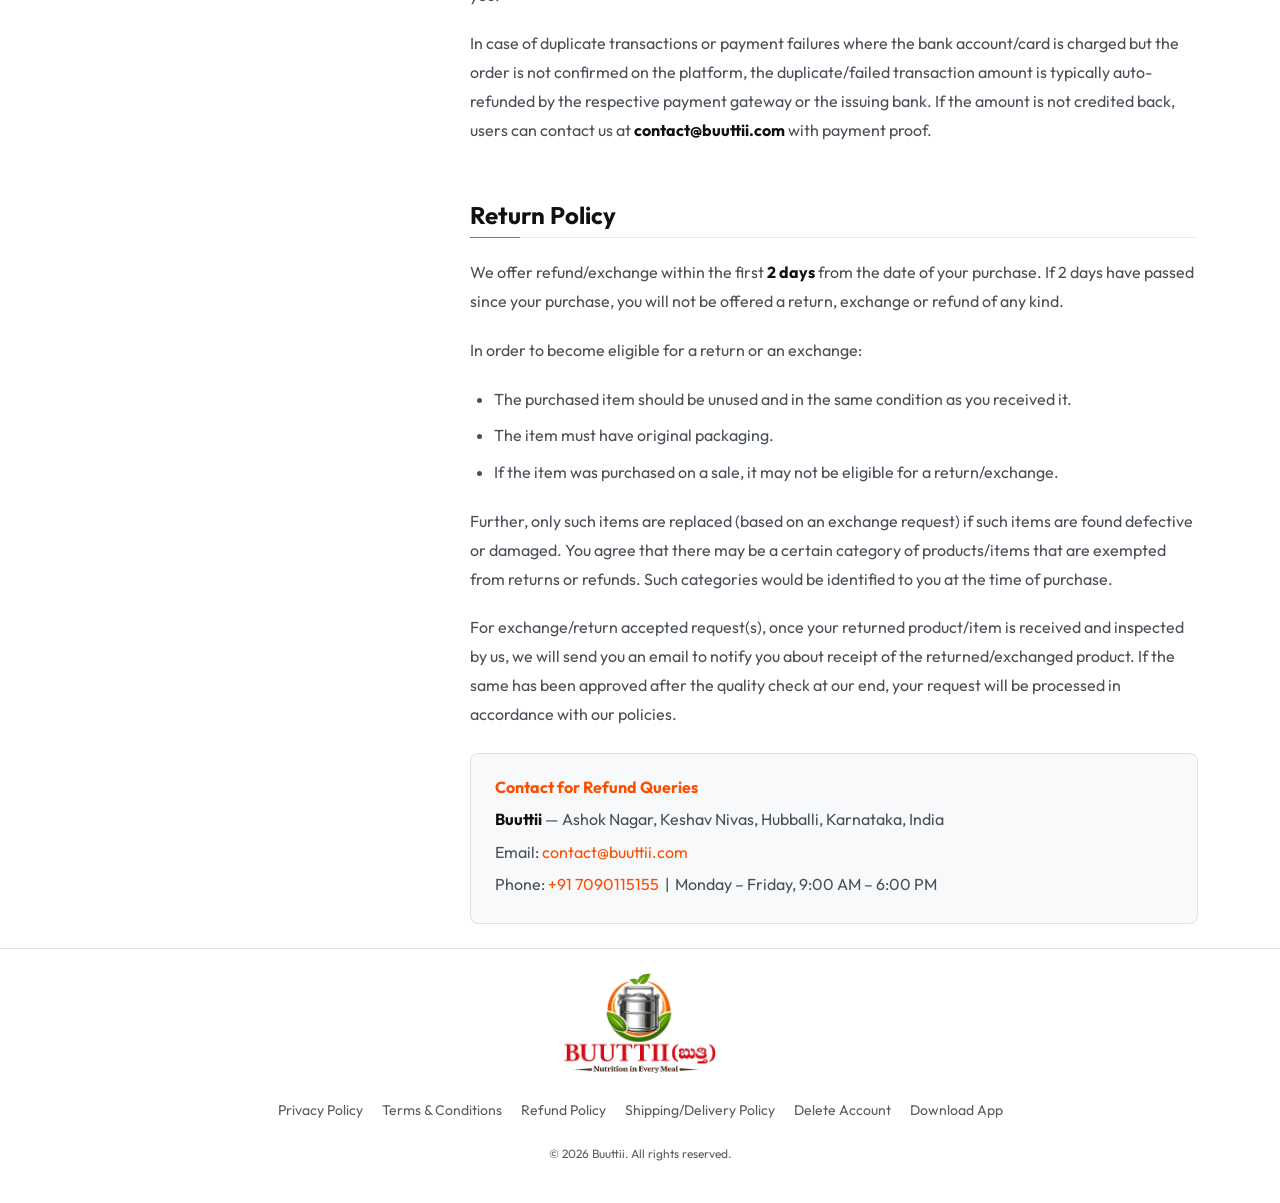
<file: refund.html>
<!DOCTYPE html>
<html lang="en">

<head>
    <meta charset="UTF-8">
    <meta name="viewport" content="width=device-width, initial-scale=1.0">
    <title>Refund Policy | Buuttii</title>
    <!-- Bootstrap 5 CSS -->
    <link href="https://cdn.jsdelivr.net/npm/bootstrap@5.3.0/dist/css/bootstrap.min.css" rel="stylesheet">
    <!-- Google Fonts -->
    <link rel="preconnect" href="https://fonts.googleapis.com">
    <link rel="preconnect" href="https://fonts.gstatic.com" crossorigin>
    <link href="https://fonts.googleapis.com/css2?family=Outfit:wght@300;400;600;700&display=swap" rel="stylesheet">
    <link rel="stylesheet" href="style.css">
    <!-- Favicon -->
    <link rel="icon" type="image/png" href="image/logo.png">

    <style>
        /* Legal Page Custom CSS */
        .page-header-bg {
            background: linear-gradient(135deg, #111111 0%, #222222 100%);
            border-bottom: 4px solid var(--orange);
        }
    </style>
</head>

<body>
    <!-- Navbar -->
    <nav class="navbar navbar-expand-lg navbar-light bg-white sticky-top border-bottom py-2">
        <div class="container">
            <a class="navbar-brand" href="index.html">
                <img src="image/logo.png" alt="Buuttii Logo" height="60">
            </a>
            <button class="navbar-toggler border-0" type="button" data-bs-toggle="collapse" data-bs-target="#navbarNav">
                <span class="navbar-toggler-icon"></span>
            </button>
            <div class="collapse navbar-collapse" id="navbarNav">
                <ul class="navbar-nav ms-auto align-items-center gap-lg-4">
                    <li class="nav-item"><a class="nav-link fw-medium" href="index.html#about">About Us</a></li>
                    <li class="nav-item"><a class="nav-link fw-medium" href="index.html#mission">Our Mission</a></li>
                    <li class="nav-item"><a class="nav-link fw-medium" href="index.html#hero">Download App</a></li>
                    <li class="nav-item"><a class="nav-link fw-medium" href="index.html#contact">Contact</a></li>
                    <li class="nav-item">
                        <a class="btn btn-dark px-4 py-2 fw-semibold" href="index.html#contact">Get Started</a>
                    </li>
                </ul>
            </div>
        </div>
    </nav>

    <!-- Header Section -->
    <header class="page-header-bg py-5 text-center text-white position-relative overflow-hidden">
        <div class="container position-relative z-1 py-4 py-lg-5">
            <h1 class="display-3 fw-bold mb-2">Refund &amp; Cancellation Policy</h1>
            <p class="text-orange fw-semibold mb-0">Last Updated: July 6, 2026</p>
        </div>
    </header>

    <!-- Content Section -->
    <main class="py-5 bg-white">
        <div class="container">
            <div class="row g-5">
                <!-- Sidebar TOC -->
                <aside class="col-lg-4">
                    <div class="toc-card">
                        <div class="toc-title">Table of Contents</div>
                        <nav id="toc">
                            <a href="#overview" class="toc-link">Overview</a>
                            <a href="#cancellations" class="toc-link">Cancellations</a>
                            <a href="#perishable" class="toc-link">Perishable Items</a>
                            <a href="#damaged" class="toc-link">Damaged or Defective Items</a>
                            <a href="#warranty" class="toc-link">Warranty &amp; Manufacturer</a>
                            <a href="#timelines" class="toc-link">Refund Timelines</a>
                            <a href="#return" class="toc-link">Return Policy</a>
                        </nav>
                    </div>
                </aside>

                <!-- Legal Text -->
                <article class="col-lg-8">
                    <div class="legal-document-wrapper legal-document">

                        <!-- Overview -->
                        <div class="legal-section" id="overview">
                            <h2>Overview</h2>
                            <p>
                                This refund and cancellation policy outlines how you can cancel or seek a refund for a product/service that you have purchased through the Buuttii Platform. Please read this policy carefully before placing an order.
                            </p>
                        </div>

                        <!-- Cancellations -->
                        <div class="legal-section" id="cancellations">
                            <h2>Cancellation Policy</h2>
                            <p>
                                Cancellations will only be considered if the request is made within <strong>1 day</strong> of placing the order. However, cancellation requests may not be entertained if the orders have been communicated to the seller/merchant(s) listed on the Platform and they have initiated the process of shipping/preparation, or the product/meal is out for delivery. In such an event, you may choose to reject the product at the doorstep.
                            </p>
                        </div>

                        <!-- Perishable Items -->
                        <div class="legal-section" id="perishable">
                            <h2>Perishable Items</h2>
                            <p>
                                Buuttii does not accept cancellation requests for perishable items like eatables. However, a <strong>refund or replacement</strong> can be made if the user establishes that the quality of the product delivered is not good.
                            </p>
                        </div>

                        <!-- Damaged / Defective Items -->
                        <div class="legal-section" id="damaged">
                            <h2>Damaged or Defective Items</h2>
                            <p>
                                In case of receipt of damaged or defective items, please report to our customer service team immediately. The request would be entertained once the seller/merchant listed on the Platform has checked and determined the issue at its own end. This should be reported within <strong>1 day</strong> of receipt of products.
                            </p>
                            <p>
                                In case you feel that the product received is not as shown on the site or as per your expectations, you must bring it to the notice of our customer service within <strong>1 day</strong> of receiving the product. The customer service team after looking into your complaint will take an appropriate decision.
                            </p>
                        </div>

                        <!-- Warranty -->
                        <div class="legal-section" id="warranty">
                            <h2>Warranty &amp; Manufacturer Issues</h2>
                            <p>
                                In case of complaints regarding products that come with a warranty from the manufacturers, please refer the issue to them directly.
                            </p>
                        </div>

                        <!-- Timelines -->
                        <div class="legal-section" id="timelines">
                            <h2>Refund Processing Timelines</h2>
                            <p>
                                In case of any refunds approved by Buuttii, it will take <strong>1 business day</strong> for the refund to be processed to you.
                            </p>
                            <p>
                                In case of duplicate transactions or payment failures where the bank account/card is charged but the order is not confirmed on the platform, the duplicate/failed transaction amount is typically auto-refunded by the respective payment gateway or the issuing bank. If the amount is not credited back, users can contact us at <strong>contact@buuttii.com</strong> with payment proof.
                            </p>
                        </div>

                        <!-- Return Policy -->
                        <div class="legal-section" id="return">
                            <h2>Return Policy</h2>
                            <p>
                                We offer refund/exchange within the first <strong>2 days</strong> from the date of your purchase. If 2 days have passed since your purchase, you will not be offered a return, exchange or refund of any kind.
                            </p>
                            <p>In order to become eligible for a return or an exchange:</p>
                            <ul>
                                <li class="mb-2">The purchased item should be unused and in the same condition as you received it.</li>
                                <li class="mb-2">The item must have original packaging.</li>
                                <li class="mb-2">If the item was purchased on a sale, it may not be eligible for a return/exchange.</li>
                            </ul>
                            <p>
                                Further, only such items are replaced (based on an exchange request) if such items are found defective or damaged. You agree that there may be a certain category of products/items that are exempted from returns or refunds. Such categories would be identified to you at the time of purchase.
                            </p>
                            <p>
                                For exchange/return accepted request(s), once your returned product/item is received and inspected by us, we will send you an email to notify you about receipt of the returned/exchanged product. If the same has been approved after the quality check at our end, your request will be processed in accordance with our policies.
                            </p>
                            <div class="p-4 bg-light border rounded-3 mt-4">
                                <h6 class="fw-bold text-orange mb-2">Contact for Refund Queries</h6>
                                <p class="mb-1"><strong>Buuttii</strong> &mdash; Ashok Nagar, Keshav Nivas, Hubballi, Karnataka, India</p>
                                <p class="mb-1">Email: <a href="mailto:contact@buuttii.com" class="text-orange text-decoration-none">contact@buuttii.com</a></p>
                                <p class="mb-0">Phone: <a href="tel:+917090115155" class="text-orange text-decoration-none">+91 7090115155</a> &nbsp;|&nbsp; Monday &ndash; Friday, 9:00 AM &ndash; 6:00 PM</p>
                            </div>
                        </div>

                    </div>
                </article>
            </div>
        </div>
    </main>

    <!-- Footer -->
    <footer class="py-5 bg-white border-top">
        <div class="container text-center">
            <div class="mb-4">
                <img src="image/logo.png" alt="Buuttii Logo" height="100">
            </div>
            <ul class="list-inline mb-4">
                <li class="list-inline-item mx-2"><a href="privacy.html" class="text-muted text-decoration-none small">Privacy Policy</a></li>
                <li class="list-inline-item mx-2"><a href="terms.html" class="text-muted text-decoration-none small">Terms & Conditions</a></li>
                <li class="list-inline-item mx-2"><a href="refund.html" class="text-muted text-decoration-none small">Refund Policy</a></li>
                <li class="list-inline-item mx-2"><a href="shipping.html" class="text-muted text-decoration-none small">Shipping/Delivery Policy</a></li>
                <li class="list-inline-item mx-2"><a href="delete-account.html" class="text-muted text-decoration-none small">Delete Account</a></li>
                <li class="list-inline-item mx-2"><a href="index.html#hero" class="text-muted text-decoration-none small">Download App</a></li>
            </ul>
            <p class="text-muted smaller">&copy; 2026 Buuttii. All rights reserved.</p>
        </div>
    </footer>

    <!-- Bootstrap 5 JS -->
    <script src="https://cdn.jsdelivr.net/npm/bootstrap@5.3.0/dist/js/bootstrap.bundle.min.js"></script>

    <!-- Smooth highlighting Scrollspy JS -->
    <script>
        document.addEventListener('DOMContentLoaded', () => {
            const sections = document.querySelectorAll('.legal-section[id]');
            const navLinks = document.querySelectorAll('.toc-link');

            function changeActiveLink() {
                let index = sections.length;

                while (--index && window.scrollY + 120 < sections[index].offsetTop) { }

                navLinks.forEach((link) => link.classList.remove('active'));

                if (window.scrollY + window.innerHeight >= document.body.offsetHeight - 50) {
                    navLinks[navLinks.length - 1].classList.add('active');
                } else if (index >= 0) {
                    navLinks[index].classList.add('active');
                }
            }

            changeActiveLink();
            window.addEventListener('scroll', changeActiveLink);
        });
    </script>
</body>

</html>
</file>
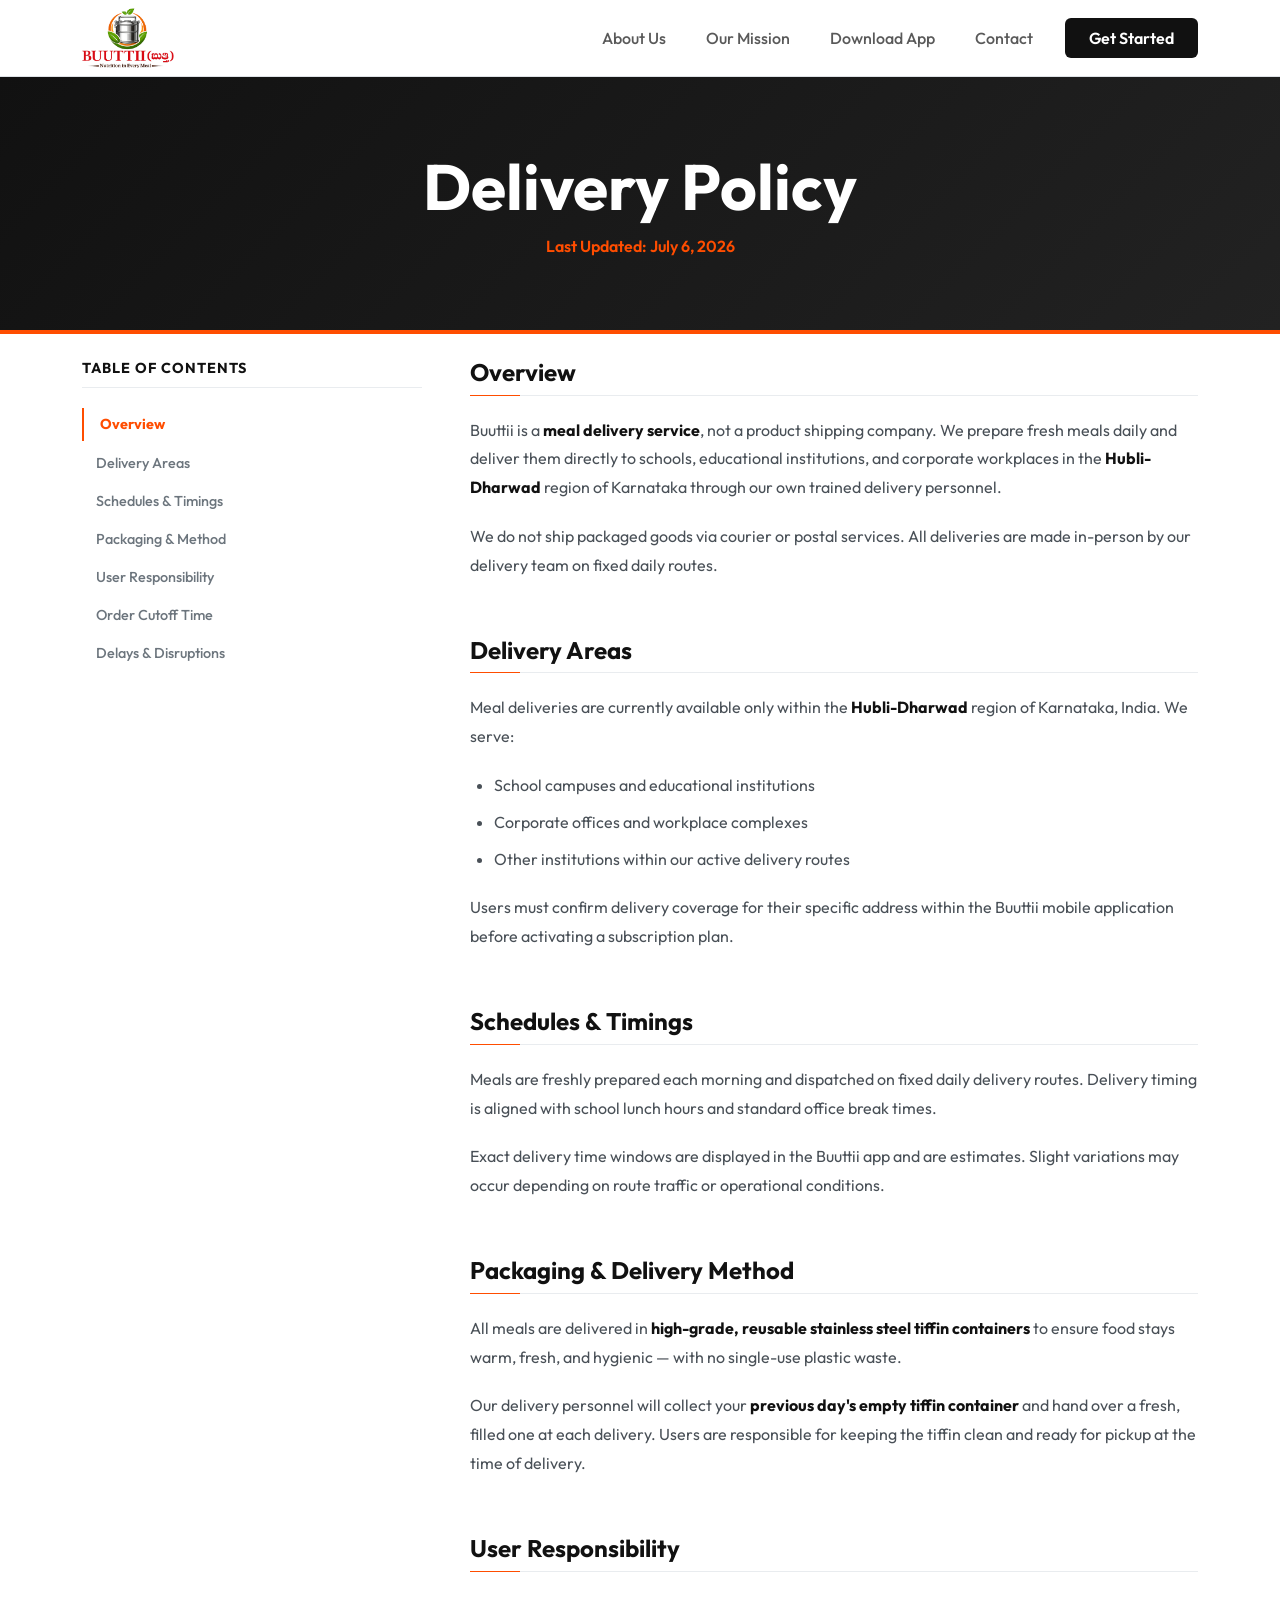
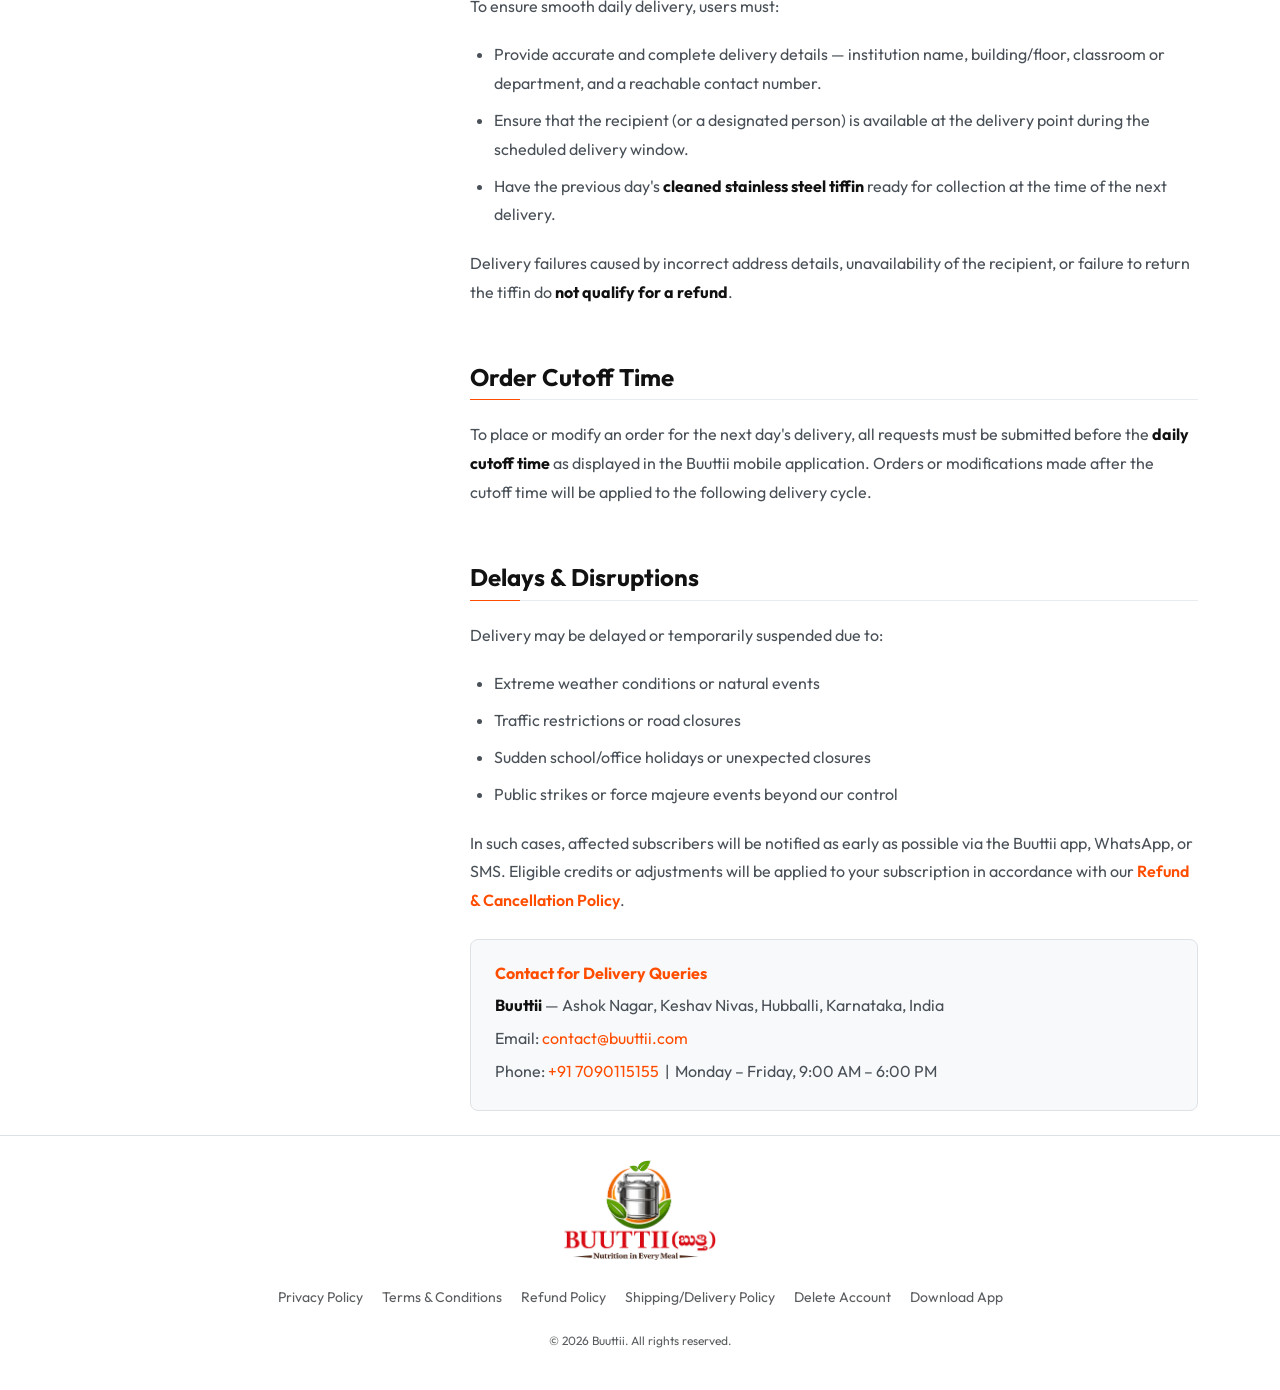
<file: shipping.html>
<!DOCTYPE html>
<html lang="en">

<head>
    <meta charset="UTF-8">
    <meta name="viewport" content="width=device-width, initial-scale=1.0">
    <title>Shipping & Delivery Policy | Buuttii</title>
    <!-- Bootstrap 5 CSS -->
    <link href="https://cdn.jsdelivr.net/npm/bootstrap@5.3.0/dist/css/bootstrap.min.css" rel="stylesheet">
    <!-- Google Fonts -->
    <link rel="preconnect" href="https://fonts.googleapis.com">
    <link rel="preconnect" href="https://fonts.gstatic.com" crossorigin>
    <link href="https://fonts.googleapis.com/css2?family=Outfit:wght@300;400;600;700&display=swap" rel="stylesheet">
    <link rel="stylesheet" href="style.css">
    <!-- Favicon -->
    <link rel="icon" type="image/png" href="image/logo.png">

    <style>
        /* Legal Page Custom CSS */
        .page-header-bg {
            background: linear-gradient(135deg, #111111 0%, #222222 100%);
            border-bottom: 4px solid var(--orange);
        }
    </style>
</head>

<body>
    <!-- Navbar -->
    <nav class="navbar navbar-expand-lg navbar-light bg-white sticky-top border-bottom py-2">
        <div class="container">
            <a class="navbar-brand" href="index.html">
                <img src="image/logo.png" alt="Buuttii Logo" height="60">
            </a>
            <button class="navbar-toggler border-0" type="button" data-bs-toggle="collapse" data-bs-target="#navbarNav">
                <span class="navbar-toggler-icon"></span>
            </button>
            <div class="collapse navbar-collapse" id="navbarNav">
                <ul class="navbar-nav ms-auto align-items-center gap-lg-4">
                    <li class="nav-item"><a class="nav-link fw-medium" href="index.html#about">About Us</a></li>
                    <li class="nav-item"><a class="nav-link fw-medium" href="index.html#mission">Our Mission</a></li>
                    <li class="nav-item"><a class="nav-link fw-medium" href="index.html#hero">Download App</a></li>
                    <li class="nav-item"><a class="nav-link fw-medium" href="index.html#contact">Contact</a></li>
                    <li class="nav-item">
                        <a class="btn btn-dark px-4 py-2 fw-semibold" href="index.html#contact">Get Started</a>
                    </li>
                </ul>
            </div>
        </div>
    </nav>

    <!-- Header Section -->
    <header class="page-header-bg py-5 text-center text-white position-relative overflow-hidden">
        <div class="container position-relative z-1 py-4 py-lg-5">
            <h1 class="display-3 fw-bold mb-2">Delivery Policy</h1>
            <p class="text-orange fw-semibold mb-0">Last Updated: July 6, 2026</p>
        </div>
    </header>

    <!-- Content Section -->
    <main class="py-5 bg-white">
        <div class="container">
            <div class="row g-5">
                <!-- Sidebar TOC -->
                <aside class="col-lg-4">
                    <div class="toc-card">
                        <div class="toc-title">Table of Contents</div>
                        <nav id="toc">
                            <a href="#overview" class="toc-link">Overview</a>
                            <a href="#coverage" class="toc-link">Delivery Areas</a>
                            <a href="#schedule" class="toc-link">Schedules &amp; Timings</a>
                            <a href="#packaging" class="toc-link">Packaging &amp; Method</a>
                            <a href="#responsibility" class="toc-link">User Responsibility</a>
                            <a href="#cutoff" class="toc-link">Order Cutoff Time</a>
                            <a href="#disruptions" class="toc-link">Delays &amp; Disruptions</a>
                        </nav>
                    </div>
                </aside>

                <!-- Legal Text -->
                <article class="col-lg-8">
                    <div class="legal-document-wrapper legal-document">

                        <!-- Overview -->
                        <div class="legal-section" id="overview">
                            <h2>Overview</h2>
                            <p>
                                Buuttii is a <strong>meal delivery service</strong>, not a product shipping company. We prepare fresh meals daily and deliver them directly to schools, educational institutions, and corporate workplaces in the <strong>Hubli-Dharwad</strong> region of Karnataka through our own trained delivery personnel.
                            </p>
                            <p>
                                We do not ship packaged goods via courier or postal services. All deliveries are made in-person by our delivery team on fixed daily routes.
                            </p>
                        </div>

                        <!-- Delivery Areas -->
                        <div class="legal-section" id="coverage">
                            <h2>Delivery Areas</h2>
                            <p>
                                Meal deliveries are currently available only within the <strong>Hubli-Dharwad</strong> region of Karnataka, India. We serve:
                            </p>
                            <ul>
                                <li class="mb-2">School campuses and educational institutions</li>
                                <li class="mb-2">Corporate offices and workplace complexes</li>
                                <li class="mb-2">Other institutions within our active delivery routes</li>
                            </ul>
                            <p>
                                Users must confirm delivery coverage for their specific address within the Buuttii mobile application before activating a subscription plan.
                            </p>
                        </div>

                        <!-- Schedules & Timings -->
                        <div class="legal-section" id="schedule">
                            <h2>Schedules &amp; Timings</h2>
                            <p>
                                Meals are freshly prepared each morning and dispatched on fixed daily delivery routes. Delivery timing is aligned with school lunch hours and standard office break times.
                            </p>
                            <p>
                                Exact delivery time windows are displayed in the Buuttii app and are estimates. Slight variations may occur depending on route traffic or operational conditions.
                            </p>
                        </div>

                        <!-- Packaging & Method -->
                        <div class="legal-section" id="packaging">
                            <h2>Packaging &amp; Delivery Method</h2>
                            <p>
                                All meals are delivered in <strong>high-grade, reusable stainless steel tiffin containers</strong> to ensure food stays warm, fresh, and hygienic — with no single-use plastic waste.
                            </p>
                            <p>
                                Our delivery personnel will collect your <strong>previous day's empty tiffin container</strong> and hand over a fresh, filled one at each delivery. Users are responsible for keeping the tiffin clean and ready for pickup at the time of delivery.
                            </p>
                        </div>

                        <!-- User Responsibility -->
                        <div class="legal-section" id="responsibility">
                            <h2>User Responsibility</h2>
                            <p>To ensure smooth daily delivery, users must:</p>
                            <ul>
                                <li class="mb-2">Provide accurate and complete delivery details — institution name, building/floor, classroom or department, and a reachable contact number.</li>
                                <li class="mb-2">Ensure that the recipient (or a designated person) is available at the delivery point during the scheduled delivery window.</li>
                                <li class="mb-2">Have the previous day's <strong>cleaned stainless steel tiffin</strong> ready for collection at the time of the next delivery.</li>
                            </ul>
                            <p>
                                Delivery failures caused by incorrect address details, unavailability of the recipient, or failure to return the tiffin do <strong>not qualify for a refund</strong>.
                            </p>
                        </div>

                        <!-- Order Cutoff Time -->
                        <div class="legal-section" id="cutoff">
                            <h2>Order Cutoff Time</h2>
                            <p>
                                To place or modify an order for the next day's delivery, all requests must be submitted before the <strong>daily cutoff time</strong> as displayed in the Buuttii mobile application. Orders or modifications made after the cutoff time will be applied to the following delivery cycle.
                            </p>
                        </div>

                        <!-- Delays & Disruptions -->
                        <div class="legal-section" id="disruptions">
                            <h2>Delays &amp; Disruptions</h2>
                            <p>
                                Delivery may be delayed or temporarily suspended due to:
                            </p>
                            <ul>
                                <li class="mb-2">Extreme weather conditions or natural events</li>
                                <li class="mb-2">Traffic restrictions or road closures</li>
                                <li class="mb-2">Sudden school/office holidays or unexpected closures</li>
                                <li class="mb-2">Public strikes or force majeure events beyond our control</li>
                            </ul>
                            <p>
                                In such cases, affected subscribers will be notified as early as possible via the Buuttii app, WhatsApp, or SMS. Eligible credits or adjustments will be applied to your subscription in accordance with our <a href="refund.html" class="text-orange fw-semibold text-decoration-none">Refund &amp; Cancellation Policy</a>.
                            </p>
                            <div class="p-4 bg-light border rounded-3 mt-4">
                                <h6 class="fw-bold text-orange mb-2">Contact for Delivery Queries</h6>
                                <p class="mb-1"><strong>Buuttii</strong> &mdash; Ashok Nagar, Keshav Nivas, Hubballi, Karnataka, India</p>
                                <p class="mb-1">Email: <a href="mailto:contact@buuttii.com" class="text-orange text-decoration-none">contact@buuttii.com</a></p>
                                <p class="mb-0">Phone: <a href="tel:+917090115155" class="text-orange text-decoration-none">+91 7090115155</a> &nbsp;|&nbsp; Monday &ndash; Friday, 9:00 AM &ndash; 6:00 PM</p>
                            </div>
                        </div>

                    </div>
                </article>
            </div>
        </div>
    </main>

    <!-- Footer -->
    <footer class="py-5 bg-white border-top">
        <div class="container text-center">
            <div class="mb-4">
                <img src="image/logo.png" alt="Buuttii Logo" height="100">
            </div>
            <ul class="list-inline mb-4">
                <li class="list-inline-item mx-2"><a href="privacy.html" class="text-muted text-decoration-none small">Privacy Policy</a></li>
                <li class="list-inline-item mx-2"><a href="terms.html" class="text-muted text-decoration-none small">Terms & Conditions</a></li>
                <li class="list-inline-item mx-2"><a href="refund.html" class="text-muted text-decoration-none small">Refund Policy</a></li>
                <li class="list-inline-item mx-2"><a href="shipping.html" class="text-muted text-decoration-none small">Shipping/Delivery Policy</a></li>
                <li class="list-inline-item mx-2"><a href="delete-account.html" class="text-muted text-decoration-none small">Delete Account</a></li>
                <li class="list-inline-item mx-2"><a href="index.html#hero" class="text-muted text-decoration-none small">Download App</a></li>
            </ul>
            <p class="text-muted smaller">&copy; 2026 Buuttii. All rights reserved.</p>
        </div>
    </footer>

    <!-- Bootstrap 5 JS -->
    <script src="https://cdn.jsdelivr.net/npm/bootstrap@5.3.0/dist/js/bootstrap.bundle.min.js"></script>

    <!-- Smooth highlighting Scrollspy JS -->
    <script>
        document.addEventListener('DOMContentLoaded', () => {
            const sections = document.querySelectorAll('.legal-section[id]');
            const navLinks = document.querySelectorAll('.toc-link');

            function changeActiveLink() {
                let index = sections.length;

                while (--index && window.scrollY + 120 < sections[index].offsetTop) { }

                navLinks.forEach((link) => link.classList.remove('active'));

                if (window.scrollY + window.innerHeight >= document.body.offsetHeight - 50) {
                    navLinks[navLinks.length - 1].classList.add('active');
                } else if (index >= 0) {
                    navLinks[index].classList.add('active');
                }
            }

            changeActiveLink();
            window.addEventListener('scroll', changeActiveLink);
        });
    </script>
</body>

</html>
</file>
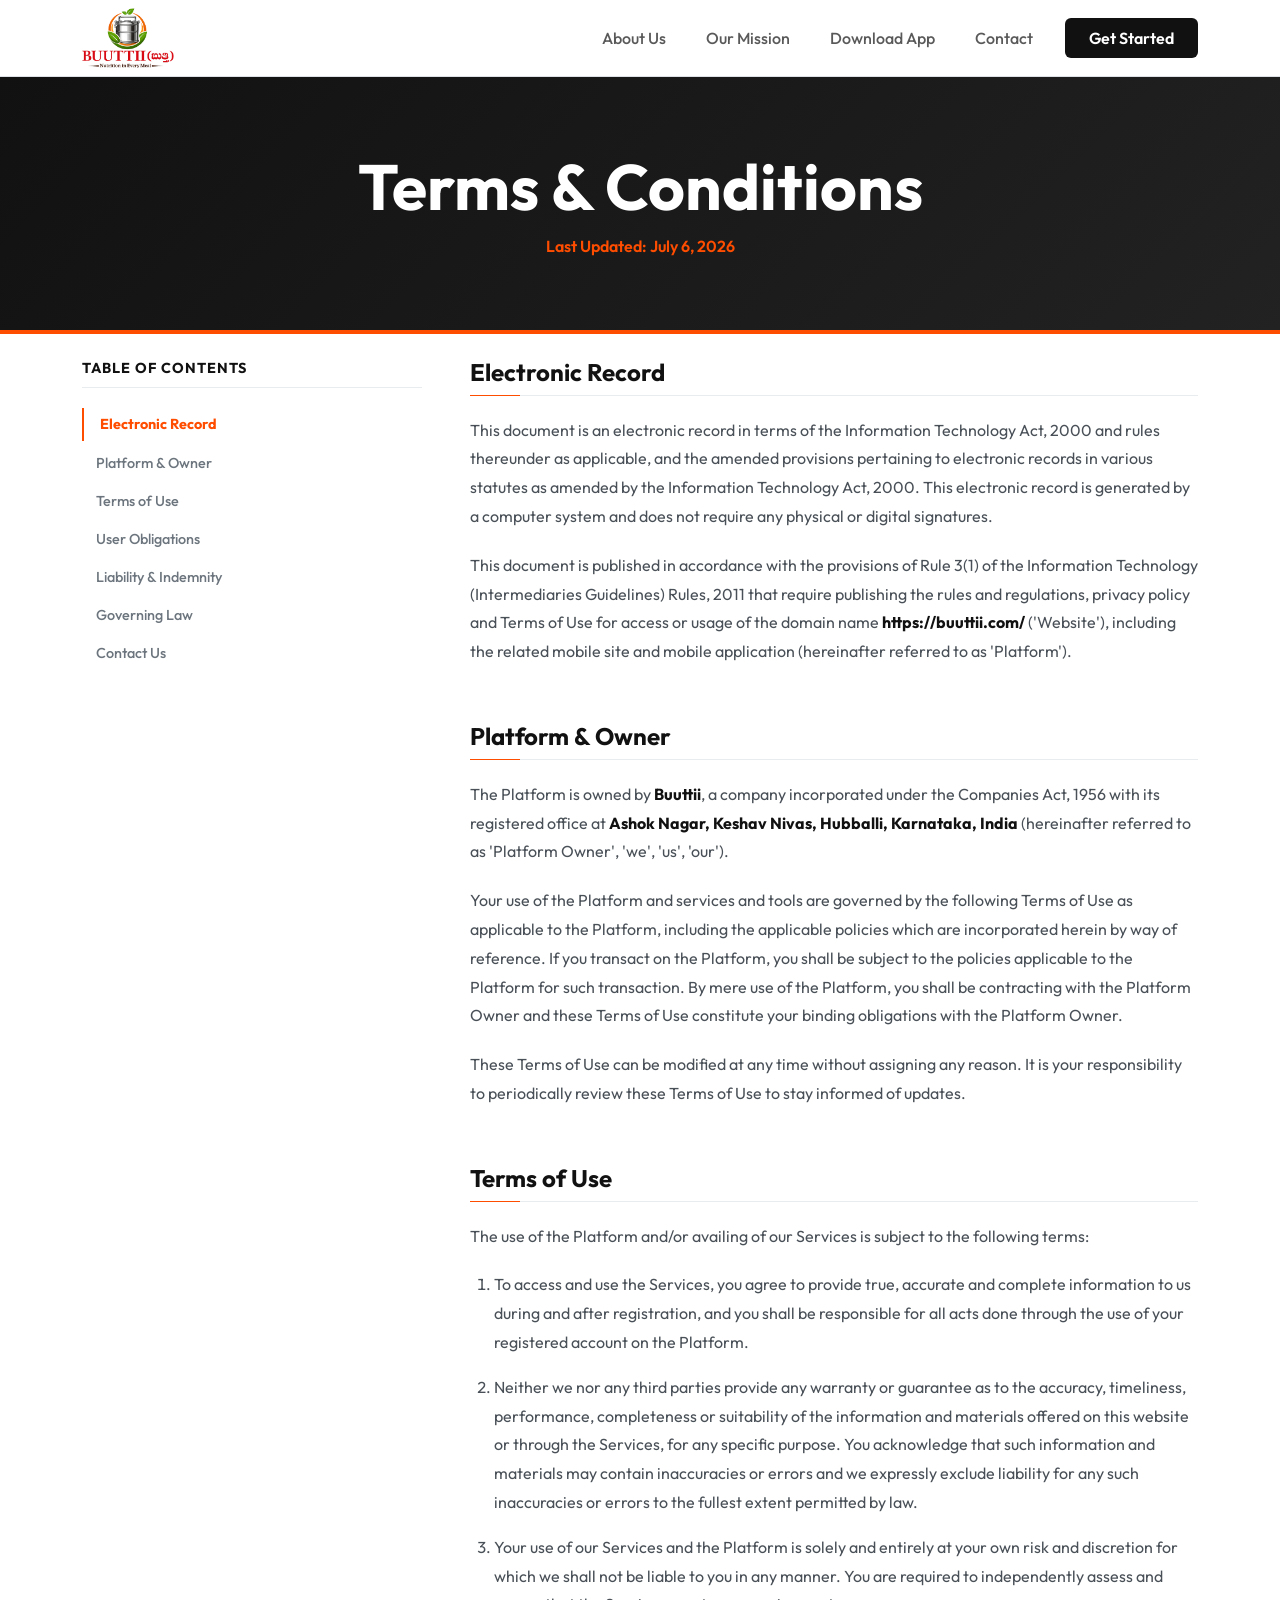
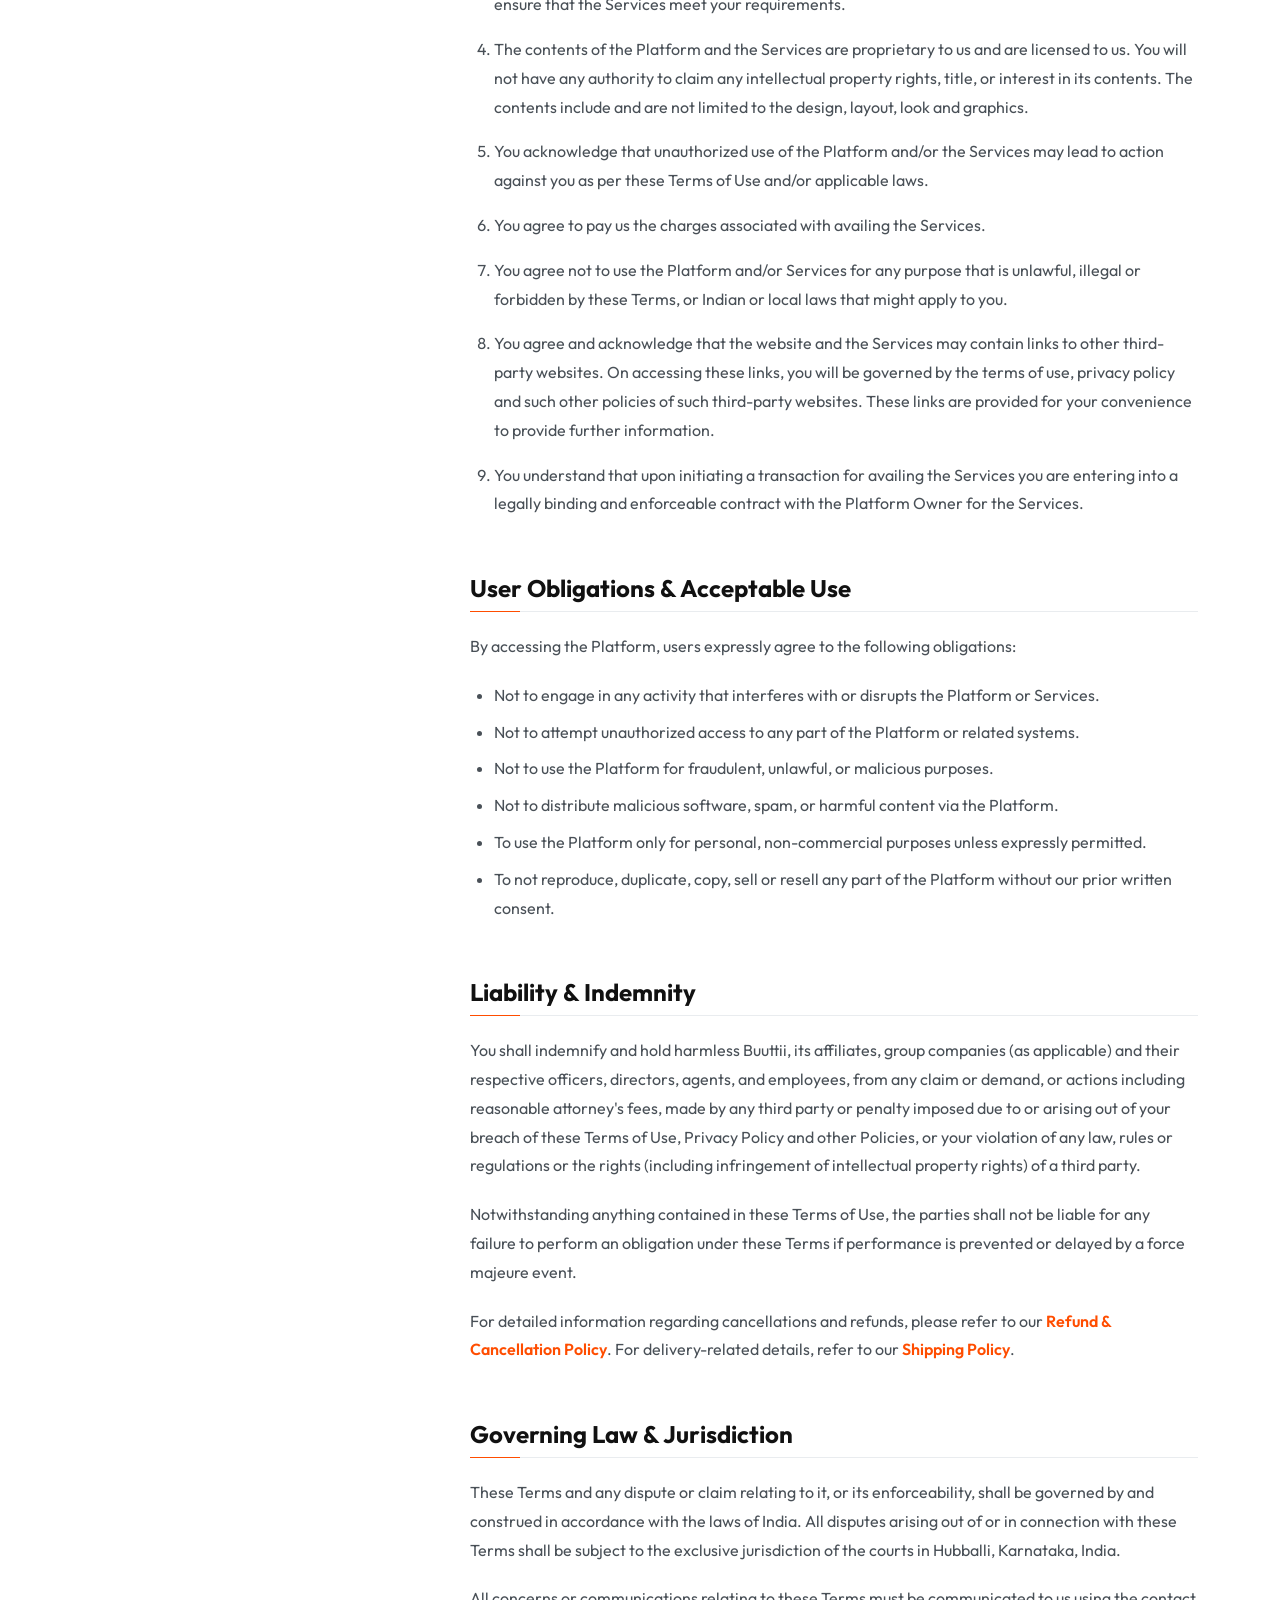
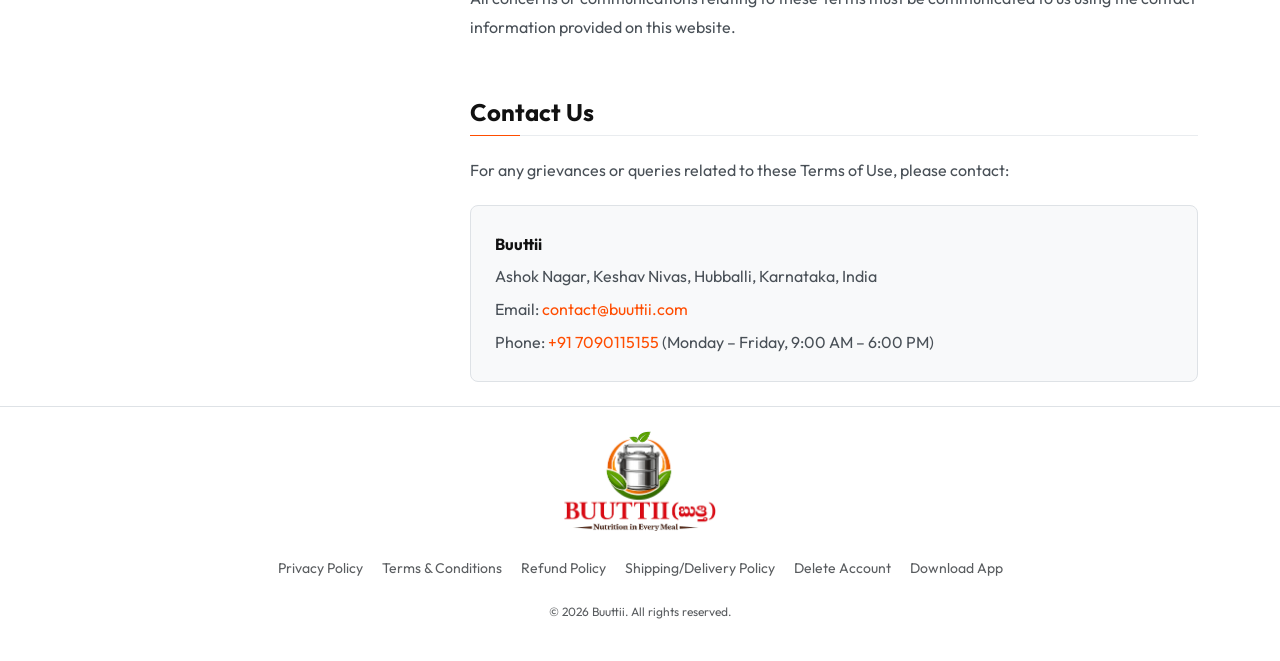
<file: terms.html>
<!DOCTYPE html>
<html lang="en">

<head>
    <meta charset="UTF-8">
    <meta name="viewport" content="width=device-width, initial-scale=1.0">
    <title>Terms of Service | Buuttii</title>
    <!-- Bootstrap 5 CSS -->
    <link href="https://cdn.jsdelivr.net/npm/bootstrap@5.3.0/dist/css/bootstrap.min.css" rel="stylesheet">
    <!-- Google Fonts -->
    <link rel="preconnect" href="https://fonts.googleapis.com">
    <link rel="preconnect" href="https://fonts.gstatic.com" crossorigin>
    <link href="https://fonts.googleapis.com/css2?family=Outfit:wght@300;400;600;700&display=swap" rel="stylesheet">
    <link rel="stylesheet" href="style.css">
    <!-- Favicon -->
    <link rel="icon" type="image/png" href="image/logo.png">

    <style>
        /* Legal Page Custom CSS */
        .page-header-bg {
            background: linear-gradient(135deg, #111111 0%, #222222 100%);
            border-bottom: 4px solid var(--orange);
        }
    </style>
</head>

<body>
    <!-- Navbar -->
    <nav class="navbar navbar-expand-lg navbar-light bg-white sticky-top border-bottom py-2">
        <div class="container">
            <a class="navbar-brand" href="index.html">
                <img src="image/logo.png" alt="Buuttii Logo" height="60">
            </a>
            <button class="navbar-toggler border-0" type="button" data-bs-toggle="collapse" data-bs-target="#navbarNav">
                <span class="navbar-toggler-icon"></span>
            </button>
            <div class="collapse navbar-collapse" id="navbarNav">
                <ul class="navbar-nav ms-auto align-items-center gap-lg-4">
                    <li class="nav-item"><a class="nav-link fw-medium" href="index.html#about">About Us</a></li>
                    <li class="nav-item"><a class="nav-link fw-medium" href="index.html#mission">Our Mission</a></li>
                    <li class="nav-item"><a class="nav-link fw-medium" href="index.html#hero">Download App</a></li>
                    <li class="nav-item"><a class="nav-link fw-medium" href="index.html#contact">Contact</a></li>
                    <li class="nav-item">
                        <a class="btn btn-dark px-4 py-2 fw-semibold" href="index.html#contact">Get Started</a>
                    </li>
                </ul>
            </div>
        </div>
    </nav>

    <!-- Header Section -->
    <header class="page-header-bg py-5 text-center text-white position-relative overflow-hidden">
        <div class="container position-relative z-1 py-4 py-lg-5">
            <h1 class="display-3 fw-bold mb-2">Terms &amp; Conditions</h1>
            <p class="text-orange fw-semibold mb-0">Last Updated: July 6, 2026</p>
        </div>
    </header>

    <!-- Content Section -->
    <main class="py-5 bg-white">
        <div class="container">
            <div class="row g-5">
                <!-- Sidebar TOC -->
                <aside class="col-lg-4">
                    <div class="toc-card">
                        <div class="toc-title">Table of Contents</div>
                        <nav id="toc">
                            <a href="#electronic-record" class="toc-link">Electronic Record</a>
                            <a href="#platform" class="toc-link">Platform &amp; Owner</a>
                            <a href="#terms-of-use" class="toc-link">Terms of Use</a>
                            <a href="#user-obligations" class="toc-link">User Obligations</a>
                            <a href="#liability" class="toc-link">Liability &amp; Indemnity</a>
                            <a href="#governing" class="toc-link">Governing Law</a>
                            <a href="#contact" class="toc-link">Contact Us</a>
                        </nav>
                    </div>
                </aside>

                <!-- Legal Text -->
                <article class="col-lg-8">
                    <div class="legal-document-wrapper legal-document">

                        <!-- Electronic Record -->
                        <div class="legal-section" id="electronic-record">
                            <h2>Electronic Record</h2>
                            <p>
                                This document is an electronic record in terms of the Information Technology Act, 2000 and rules thereunder as applicable, and the amended provisions pertaining to electronic records in various statutes as amended by the Information Technology Act, 2000. This electronic record is generated by a computer system and does not require any physical or digital signatures.
                            </p>
                            <p>
                                This document is published in accordance with the provisions of Rule 3(1) of the Information Technology (Intermediaries Guidelines) Rules, 2011 that require publishing the rules and regulations, privacy policy and Terms of Use for access or usage of the domain name <strong>https://buuttii.com/</strong> ('Website'), including the related mobile site and mobile application (hereinafter referred to as 'Platform').
                            </p>
                        </div>

                        <!-- Platform & Owner -->
                        <div class="legal-section" id="platform">
                            <h2>Platform &amp; Owner</h2>
                            <p>
                                The Platform is owned by <strong>Buuttii</strong>, a company incorporated under the Companies Act, 1956 with its registered office at <strong>Ashok Nagar, Keshav Nivas, Hubballi, Karnataka, India</strong> (hereinafter referred to as 'Platform Owner', 'we', 'us', 'our').
                            </p>
                            <p>
                                Your use of the Platform and services and tools are governed by the following Terms of Use as applicable to the Platform, including the applicable policies which are incorporated herein by way of reference. If you transact on the Platform, you shall be subject to the policies applicable to the Platform for such transaction. By mere use of the Platform, you shall be contracting with the Platform Owner and these Terms of Use constitute your binding obligations with the Platform Owner.
                            </p>
                            <p>
                                These Terms of Use can be modified at any time without assigning any reason. It is your responsibility to periodically review these Terms of Use to stay informed of updates.
                            </p>
                        </div>

                        <!-- Terms of Use -->
                        <div class="legal-section" id="terms-of-use">
                            <h2>Terms of Use</h2>
                            <p>The use of the Platform and/or availing of our Services is subject to the following terms:</p>
                            <ol>
                                <li class="mb-3">To access and use the Services, you agree to provide true, accurate and complete information to us during and after registration, and you shall be responsible for all acts done through the use of your registered account on the Platform.</li>
                                <li class="mb-3">Neither we nor any third parties provide any warranty or guarantee as to the accuracy, timeliness, performance, completeness or suitability of the information and materials offered on this website or through the Services, for any specific purpose. You acknowledge that such information and materials may contain inaccuracies or errors and we expressly exclude liability for any such inaccuracies or errors to the fullest extent permitted by law.</li>
                                <li class="mb-3">Your use of our Services and the Platform is solely and entirely at your own risk and discretion for which we shall not be liable to you in any manner. You are required to independently assess and ensure that the Services meet your requirements.</li>
                                <li class="mb-3">The contents of the Platform and the Services are proprietary to us and are licensed to us. You will not have any authority to claim any intellectual property rights, title, or interest in its contents. The contents include and are not limited to the design, layout, look and graphics.</li>
                                <li class="mb-3">You acknowledge that unauthorized use of the Platform and/or the Services may lead to action against you as per these Terms of Use and/or applicable laws.</li>
                                <li class="mb-3">You agree to pay us the charges associated with availing the Services.</li>
                                <li class="mb-3">You agree not to use the Platform and/or Services for any purpose that is unlawful, illegal or forbidden by these Terms, or Indian or local laws that might apply to you.</li>
                                <li class="mb-3">You agree and acknowledge that the website and the Services may contain links to other third-party websites. On accessing these links, you will be governed by the terms of use, privacy policy and such other policies of such third-party websites. These links are provided for your convenience to provide further information.</li>
                                <li class="mb-3">You understand that upon initiating a transaction for availing the Services you are entering into a legally binding and enforceable contract with the Platform Owner for the Services.</li>
                            </ol>
                        </div>

                        <!-- User Obligations -->
                        <div class="legal-section" id="user-obligations">
                            <h2>User Obligations &amp; Acceptable Use</h2>
                            <p>By accessing the Platform, users expressly agree to the following obligations:</p>
                            <ul>
                                <li class="mb-2">Not to engage in any activity that interferes with or disrupts the Platform or Services.</li>
                                <li class="mb-2">Not to attempt unauthorized access to any part of the Platform or related systems.</li>
                                <li class="mb-2">Not to use the Platform for fraudulent, unlawful, or malicious purposes.</li>
                                <li class="mb-2">Not to distribute malicious software, spam, or harmful content via the Platform.</li>
                                <li class="mb-2">To use the Platform only for personal, non-commercial purposes unless expressly permitted.</li>
                                <li class="mb-2">To not reproduce, duplicate, copy, sell or resell any part of the Platform without our prior written consent.</li>
                            </ul>
                        </div>

                        <!-- Liability & Indemnity -->
                        <div class="legal-section" id="liability">
                            <h2>Liability &amp; Indemnity</h2>
                            <p>
                                You shall indemnify and hold harmless Buuttii, its affiliates, group companies (as applicable) and their respective officers, directors, agents, and employees, from any claim or demand, or actions including reasonable attorney's fees, made by any third party or penalty imposed due to or arising out of your breach of these Terms of Use, Privacy Policy and other Policies, or your violation of any law, rules or regulations or the rights (including infringement of intellectual property rights) of a third party.
                            </p>
                            <p>
                                Notwithstanding anything contained in these Terms of Use, the parties shall not be liable for any failure to perform an obligation under these Terms if performance is prevented or delayed by a force majeure event.
                            </p>
                            <p>
                                For detailed information regarding cancellations and refunds, please refer to our <a href="refund.html" class="text-orange fw-semibold text-decoration-none">Refund &amp; Cancellation Policy</a>. For delivery-related details, refer to our <a href="shipping.html" class="text-orange fw-semibold text-decoration-none">Shipping Policy</a>.
                            </p>
                        </div>

                        <!-- Governing Law -->
                        <div class="legal-section" id="governing">
                            <h2>Governing Law &amp; Jurisdiction</h2>
                            <p>
                                These Terms and any dispute or claim relating to it, or its enforceability, shall be governed by and construed in accordance with the laws of India. All disputes arising out of or in connection with these Terms shall be subject to the exclusive jurisdiction of the courts in Hubballi, Karnataka, India.
                            </p>
                            <p>
                                All concerns or communications relating to these Terms must be communicated to us using the contact information provided on this website.
                            </p>
                        </div>

                        <!-- Contact -->
                        <div class="legal-section" id="contact">
                            <h2>Contact Us</h2>
                            <p>For any grievances or queries related to these Terms of Use, please contact:</p>
                            <div class="p-4 bg-light border rounded-3">
                                <p class="mb-1"><strong>Buuttii</strong></p>
                                <p class="mb-1">Ashok Nagar, Keshav Nivas, Hubballi, Karnataka, India</p>
                                <p class="mb-1">Email: <a href="mailto:contact@buuttii.com" class="text-orange text-decoration-none">contact@buuttii.com</a></p>
                                <p class="mb-0">Phone: <a href="tel:+917090115155" class="text-orange text-decoration-none">+91 7090115155</a> (Monday – Friday, 9:00 AM – 6:00 PM)</p>
                            </div>
                        </div>

                    </div>  </div>
                </article>
            </div>
        </div>
    </main>

    <!-- Footer -->
    <footer class="py-5 bg-white border-top">
        <div class="container text-center">
            <div class="mb-4">
                <img src="image/logo.png" alt="Buuttii Logo" height="100">
            </div>
            <ul class="list-inline mb-4">
                <li class="list-inline-item mx-2"><a href="privacy.html" class="text-muted text-decoration-none small">Privacy Policy</a></li>
                <li class="list-inline-item mx-2"><a href="terms.html" class="text-muted text-decoration-none small">Terms & Conditions</a></li>
                <li class="list-inline-item mx-2"><a href="refund.html" class="text-muted text-decoration-none small">Refund Policy</a></li>
                <li class="list-inline-item mx-2"><a href="shipping.html" class="text-muted text-decoration-none small">Shipping/Delivery Policy</a></li>
                <li class="list-inline-item mx-2"><a href="delete-account.html" class="text-muted text-decoration-none small">Delete Account</a></li>
                <li class="list-inline-item mx-2"><a href="index.html#hero" class="text-muted text-decoration-none small">Download App</a></li>
            </ul>
            <p class="text-muted smaller">&copy; 2026 Buuttii. All rights reserved.</p>
        </div>
    </footer>

    <!-- Bootstrap 5 JS -->
    <script src="https://cdn.jsdelivr.net/npm/bootstrap@5.3.0/dist/js/bootstrap.bundle.min.js"></script>

    <!-- Smooth highlighting Scrollspy JS -->
    <script>
        document.addEventListener('DOMContentLoaded', () => {
            const sections = document.querySelectorAll('.legal-section[id]');
            const navLinks = document.querySelectorAll('.toc-link');

            function changeActiveLink() {
                let index = sections.length;

                while (--index && window.scrollY + 120 < sections[index].offsetTop) { }

                navLinks.forEach((link) => link.classList.remove('active'));

                if (window.scrollY + window.innerHeight >= document.body.offsetHeight - 50) {
                    // Force active class to last link if at the bottom of the page
                    navLinks[navLinks.length - 1].classList.add('active');
                } else if (index >= 0) {
                    navLinks[index].classList.add('active');
                }
            }

            changeActiveLink();
            window.addEventListener('scroll', changeActiveLink);
        });
    </script>
</body>

</html>
</file>
<file: style.css>
:root {
    --primary: #111111;
    --orange: #FF4D00;
    --bg-light: #f8f9fa;
    --border: #e9ecef;
    --text-muted-white: rgba(255, 255, 255, 0.6);
}

html, body {
    overflow-x: hidden;
    width: 100%;
}

body {
    font-family: 'Outfit', sans-serif;
    color: #333;
    background-color: #fff;
    -webkit-font-smoothing: antialiased;
}

/* Utilities */
.ls-neg-1 { letter-spacing: -1px; }
.ls-1 { letter-spacing: 1px; }
.ls-2 { letter-spacing: 2px; }
.smaller { font-size: 0.75rem; }
.text-orange { color: var(--orange) !important; }
.bg-orange { background-color: var(--orange) !important; }
.text-muted-white { color: var(--text-muted-white) !important; }
.border-orange-3 { border: 3px solid var(--orange) !important; }
@media (min-width: 992px) {
    .max-width-700 { max-width: 700px; }
    .max-width-500 { max-width: 500px; }
    .max-width-300 { max-width: 300px; }
}
.py-lg-10 { padding-top: 2.5rem !important; padding-bottom: 2.5rem !important; }
.py-5 { padding-top: 1.5rem !important; padding-bottom: 1.5rem !important; }
.rounded-4 { border-radius: 1.5rem !important; }

/* Custom Buttons */
.btn-orange {
    background-color: var(--orange);
    color: #fff;
    border: none;
}

.btn-orange:hover {
    background-color: #e64500;
    color: #fff;
}

.btn-dark {
    background-color: var(--primary);
    border: none;
}

.btn-dark:hover {
    background-color: #000;
}

.btn-outline-dark {
    border: 2px solid var(--primary);
    color: var(--primary);
    background: transparent;
}

.btn-outline-dark:hover {
    background-color: var(--primary);
    color: #fff;
}

/* Card Hover Effect */
.hover-up {
    transition: all 0.4s cubic-bezier(0.2, 1, 0.3, 1);
}

.hover-up:hover {
    transform: translateY(-12px);
    background-color: #fff !important;
    box-shadow: 0 20px 40px rgba(0,0,0,0.05) !important;
}

/* Hero Image Wrapper */
.hero-img-wrapper {
    position: relative;
    text-align: center;
}

.hero-img-wrapper::before {
    content: "";
    position: absolute;
    top: -15px;
    right: -15px;
    width: 80px;
    height: 80px;
    background-color: var(--orange);
    border-radius: 50%;
    z-index: -1;
}

/* Form Styling */
.form-control:focus {
    background-color: #fff !important;
    box-shadow: none;
    border: 1px solid var(--orange) !important;
}

/* Mobile Adjustments */
@media (max-width: 991.98px) {
    .display-1 { 
        font-size: calc(2.5rem + 3.3vw); 
        line-height: 1.1;
    }
    .display-3 {
        font-size: calc(2rem + 2vw);
    }
    .display-4 {
        font-size: calc(1.8rem + 1.5vw);
    }
    .hero-section { 
        text-align: center; 
        padding-top: 3rem !important;
        padding-bottom: 3rem !important;
    }
    .py-lg-10 {
        padding-top: 2rem !important;
        padding-bottom: 2rem !important;
    }
    .hero-img-wrapper { 
        margin-top: 1rem; 
    }
    .hero-img-wrapper::before {
        display: none;
    }
    .navbar-brand {
        font-size: 1.25rem;
    }
    .navbar-nav {
        padding-top: 1.5rem;
        padding-bottom: 1rem;
    }
    .navbar-nav .nav-link {
        padding: 0.75rem 0;
        border-bottom: 1px solid var(--border);
    }
    .navbar-nav .nav-item:last-child .nav-link {
        border-bottom: none;
    }
    .card {
        padding: 1.5rem !important;
    }
}

.navbar-brand {
    padding: 0;
    margin: 0;
    display: flex;
    align-items: center;
}

/* Modal Styling */
.modal-content {
    border: none;
}

.modal-header .btn-close {
    box-shadow: none;
}

/* Footer Links */
.footer a:hover {
    color: var(--orange) !important;
}

/* App Download Badges & Section Styling */
.app-badge-btn {
    background-color: var(--primary);
    border: 1px solid rgba(255, 255, 255, 0.15);
    color: #fff !important;
    text-decoration: none;
    transition: all 0.3s cubic-bezier(0.2, 1, 0.3, 1);
    display: inline-flex;
    align-items: center;
    border-radius: 0.75rem;
    box-shadow: 0 4px 12px rgba(0, 0, 0, 0.15);
}

.app-badge-btn:hover {
    background-color: #000;
    transform: translateY(-3px);
    box-shadow: 0 10px 25px rgba(255, 77, 0, 0.2);
    border-color: var(--orange);
}

.app-badge-btn svg {
    transition: transform 0.3s ease;
}

.app-badge-btn:hover svg {
    transform: scale(1.1);
}

.app-badge-btn .badge-text {
    line-height: 1.2;
}

.app-section {
    position: relative;
    overflow: hidden;
    background: linear-gradient(135deg, #111111 0%, #1c1c1c 100%);
    border-top: 4px solid var(--orange);
    border-bottom: 4px solid var(--orange);
}

.app-mockup-wrapper {
    position: relative;
    max-width: 320px;
    margin: 0 auto;
}

.app-mockup-wrapper::before {
    content: "";
    position: absolute;
    top: -20px;
    left: -20px;
    right: -20px;
    bottom: -20px;
    background: radial-gradient(circle, rgba(255, 77, 0, 0.15) 0%, transparent 70%);
    z-index: 0;
    pointer-events: none;
}

.app-mockup-img {
    position: relative;
    z-index: 1;
    max-width: 100%;
    height: auto;
    transition: transform 0.5s cubic-bezier(0.2, 1, 0.3, 1);
}

.app-mockup-img:hover {
    transform: scale(1.03);
}

@media (max-width: 991.98px) {
    .app-section {
        text-align: center;
    }
    .app-badge-btn {
        margin: 0.5rem;
    }
}

/* Quick Order Cards Styling */
.hover-lift {
    transition: transform 0.3s ease, box-shadow 0.3s ease;
}

.hover-lift:hover {
    transform: translateY(-8px);
    box-shadow: 0 20px 40px rgba(0, 0, 0, 0.12) !important;
}

/* Unified Legal Document Layout Styles (Flat & Cardless) */
.legal-document-wrapper {
    background: transparent;
    border-radius: 0;
    box-shadow: none;
    border: none;
    padding: 0;
}

@media (max-width: 767.98px) {
    .legal-document-wrapper {
        padding: 0;
    }
}

.legal-section {
    margin-bottom: 3.5rem;
    scroll-margin-top: 100px; /* Offset for sticky nav */
}

.legal-section:last-of-type {
    margin-bottom: 0;
}

.legal-document h2 {
    font-size: 1.5rem;
    font-weight: 700;
    color: var(--primary);
    margin-top: 0;
    margin-bottom: 1.25rem;
    padding-bottom: 0.5rem;
    border-bottom: 1px solid var(--border);
    position: relative;
}

.legal-document h2::after {
    content: "";
    position: absolute;
    bottom: -1px;
    left: 0;
    width: 50px;
    height: 1px;
    background-color: var(--orange);
}

.legal-document h2:first-of-type {
    margin-top: 0;
}

.legal-document p, 
.legal-document li {
    font-size: 1rem;
    line-height: 1.8;
    color: #495057;
    margin-bottom: 1.25rem;
}

.legal-document ul, 
.legal-document ol {
    margin-bottom: 1.25rem;
    padding-left: 1.5rem;
}

.legal-document li {
    margin-bottom: 0.5rem;
}

.legal-document strong {
    color: var(--primary);
}

/* Table of Contents Sidebar Styling (Flat & Borderless) */
.toc-card {
    position: sticky;
    top: 100px;
    background: transparent;
    border: none;
    border-radius: 0;
    padding: 0;
    box-shadow: none;
    max-height: 80vh;
    overflow-y: auto;
}

.toc-title {
    font-size: 0.9rem;
    font-weight: 700;
    color: var(--primary);
    text-transform: uppercase;
    letter-spacing: 1px;
    margin-bottom: 1.25rem;
    padding-bottom: 0.5rem;
    border-bottom: 1px solid var(--border);
}

.toc-link {
    display: block;
    color: #6c757d;
    text-decoration: none;
    padding: 6px 0;
    transition: all 0.25s ease;
    font-weight: 500;
    font-size: 0.9rem;
    margin-bottom: 6px;
    line-height: 1.4;
    border-left: 2px solid transparent;
    padding-left: 12px;
}

.toc-link:hover {
    color: var(--orange);
    padding-left: 16px;
    border-left-color: rgba(255, 77, 0, 0.3);
}

.toc-link.active {
    color: var(--orange) !important;
    font-weight: 700;
    padding-left: 16px;
    border-left-color: var(--orange);
    background-color: transparent !important;
}

@media (max-width: 991.98px) {
    .toc-card {
        position: relative;
        top: 0;
        margin-bottom: 2.5rem;
        max-height: none;
    }
}
</file>
